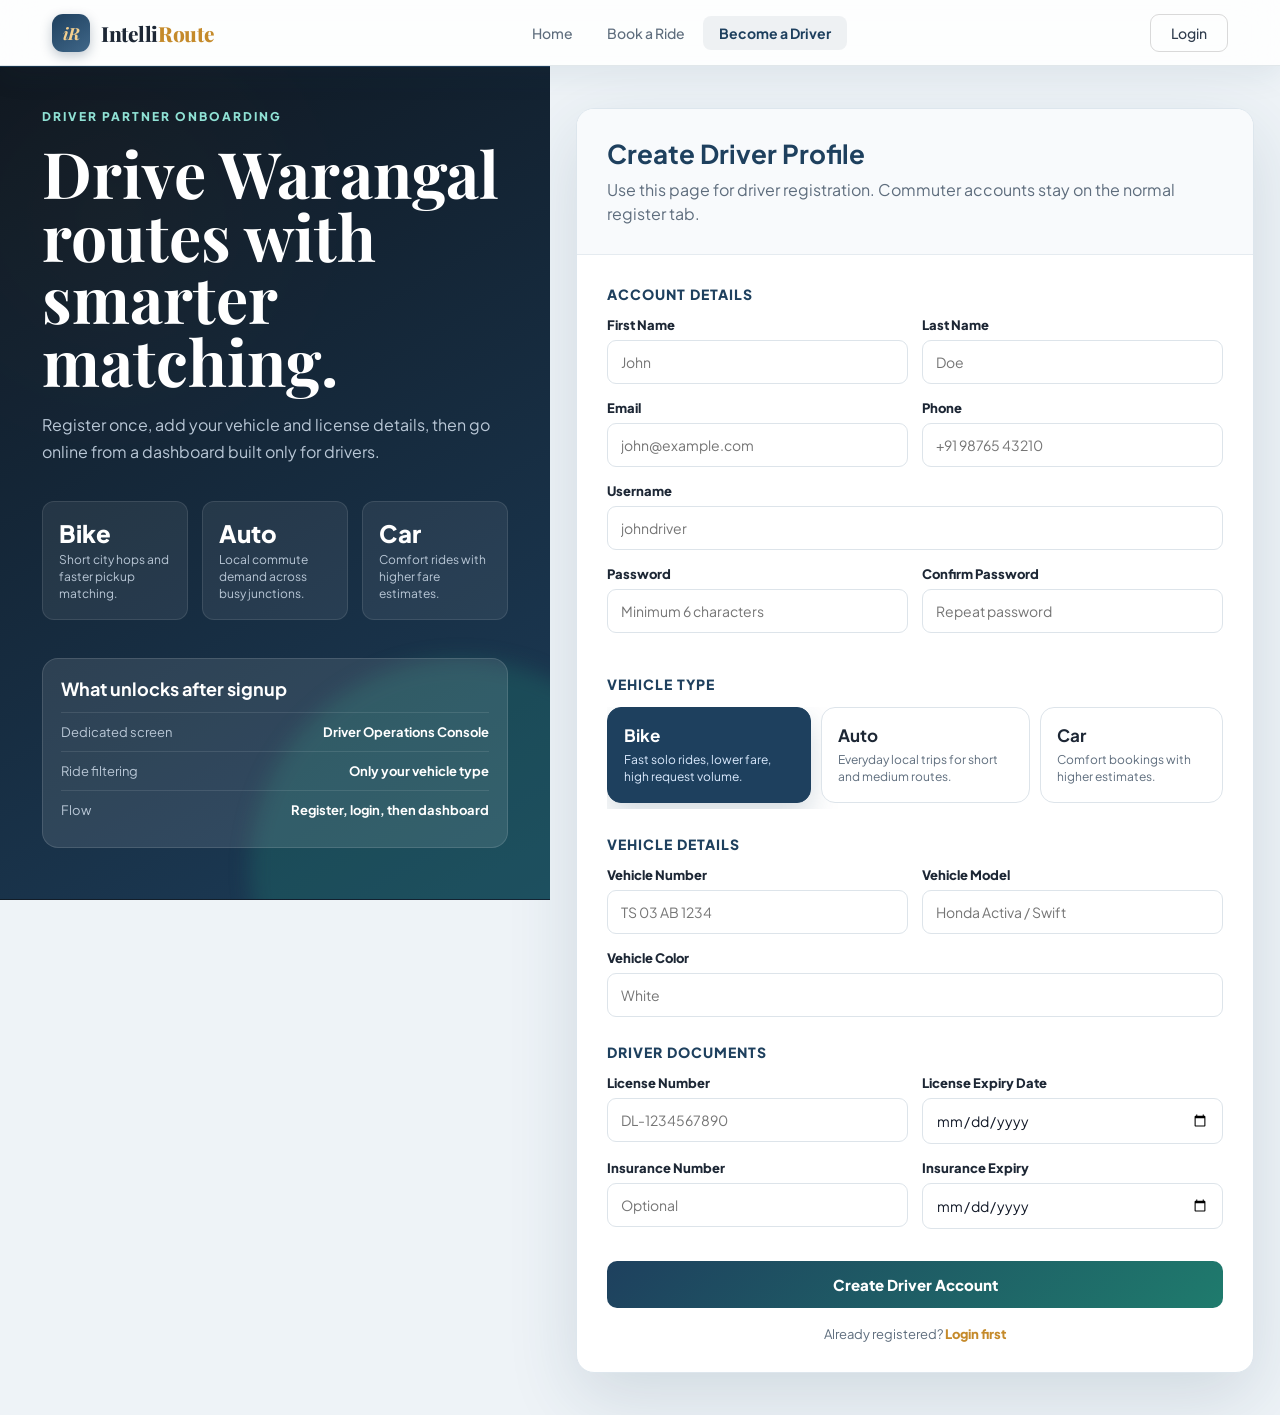
<file: frontend/pages/driver-signup.html>
<!DOCTYPE html>
<html lang="en">
<head>
    <meta charset="UTF-8">
    <meta name="viewport" content="width=device-width, initial-scale=1.0">
    <title>IntelliRoute - Driver Signup</title>
    <link href="https://fonts.googleapis.com/css2?family=Playfair+Display:wght@700;800&family=Plus+Jakarta+Sans:wght@400;500;600;700;800&family=DM+Mono:wght@400;500&display=swap" rel="stylesheet">
    <link rel="stylesheet" href="../styles/styles.css">
    <style>
        body {
            min-height: 100vh;
            background: #EEF3F7;
            color: #1D2735;
        }

        nav {
            box-shadow: 0 10px 30px rgba(30, 64, 94, 0.08);
        }

        .driver-signup-shell {
            display: grid;
            grid-template-columns: minmax(320px, 0.86fr) minmax(0, 1.14fr);
            min-height: calc(100vh - 66px);
        }

        .driver-hero {
            position: sticky;
            top: 66px;
            height: calc(100vh - 66px);
            padding: 42px;
            background:
                linear-gradient(150deg, rgba(15, 23, 32, 0.92), rgba(30, 64, 94, 0.92)),
                radial-gradient(circle at 20% 18%, rgba(197, 138, 42, 0.35), transparent 30%),
                #0F1720;
            color: #ffffff;
            overflow: hidden;
        }

        .driver-hero::after {
            content: "";
            position: absolute;
            inset: auto -120px -180px auto;
            width: 420px;
            height: 420px;
            border-radius: 999px;
            background: rgba(31, 123, 109, 0.32);
            filter: blur(10px);
        }

        .driver-kicker {
            color: #8FE1D4;
            font-size: 12px;
            font-weight: 900;
            letter-spacing: 2px;
            text-transform: uppercase;
        }

        .driver-hero h1 {
            max-width: 520px;
            margin: 18px 0 18px;
            font-family: "Playfair Display", serif;
            font-size: clamp(42px, 5vw, 68px);
            line-height: 0.98;
        }

        .driver-hero p {
            max-width: 460px;
            color: #B9C7D6;
            line-height: 1.7;
            font-size: 16px;
        }

        .driver-proof {
            display: grid;
            grid-template-columns: repeat(3, minmax(0, 1fr));
            gap: 14px;
            max-width: 520px;
            margin-top: 36px;
        }

        .proof-tile {
            border: 1px solid rgba(255, 255, 255, 0.1);
            border-radius: 12px;
            padding: 16px;
            background: rgba(255, 255, 255, 0.07);
        }

        .proof-tile strong {
            display: block;
            color: #ffffff;
            font-size: 24px;
            font-weight: 900;
        }

        .proof-tile span {
            display: block;
            margin-top: 4px;
            color: #B9C7D6;
            font-size: 12px;
            line-height: 1.4;
        }

        .route-card {
            position: relative;
            z-index: 1;
            margin-top: 38px;
            max-width: 520px;
            border-radius: 16px;
            background: rgba(255, 255, 255, 0.1);
            border: 1px solid rgba(255, 255, 255, 0.12);
            padding: 18px;
        }

        .route-card h2 {
            margin: 0 0 12px;
            color: #ffffff;
            font-size: 18px;
        }

        .route-line {
            display: flex;
            justify-content: space-between;
            gap: 14px;
            padding: 11px 0;
            border-top: 1px solid rgba(255, 255, 255, 0.1);
            color: #B9C7D6;
            font-size: 13px;
        }

        .route-line strong {
            color: #ffffff;
            text-align: right;
        }

        .signup-area {
            padding: 42px 26px;
        }

        .signup-card {
            width: min(760px, 100%);
            margin: 0 auto;
            border: 1px solid #DDE6ED;
            border-radius: 18px;
            background: #ffffff;
            box-shadow: 0 24px 70px rgba(30, 64, 94, 0.14);
            overflow: hidden;
        }

        .signup-card-header {
            padding: 28px 30px;
            border-bottom: 1px solid #E5EBF0;
            background: #F8FAFC;
        }

        .signup-card-header h2 {
            margin: 0;
            color: #1E405E;
            font-size: 26px;
        }

        .signup-card-header p {
            margin: 8px 0 0;
            color: #5E6D7D;
            line-height: 1.5;
        }

        form {
            padding: 30px;
        }

        .account-status {
            display: none;
            margin-bottom: 24px;
            padding: 14px 16px;
            border-radius: 12px;
            background: #E7F3EF;
            color: #1F7B6D;
            font-size: 14px;
            font-weight: 800;
        }

        .existing-user .account-status {
            display: block;
        }

        .existing-user #account-section {
            display: none;
        }

        .form-section-title {
            margin: 26px 0 14px;
            color: #1E405E;
            font-size: 14px;
            font-weight: 900;
            letter-spacing: 1px;
            text-transform: uppercase;
        }

        .form-section-title:first-child {
            margin-top: 0;
        }

        .form-row {
            display: grid;
            grid-template-columns: repeat(2, minmax(0, 1fr));
            gap: 14px;
        }

        .form-group {
            margin-bottom: 16px;
        }

        label {
            display: block;
            margin-bottom: 7px;
            color: #1D2735;
            font-size: 13px;
            font-weight: 800;
        }

        input {
            width: 100%;
            border: 1px solid #DDE4EA;
            border-radius: 9px;
            padding: 12px 13px;
            color: #111827;
            font-size: 14px;
        }

        input:focus {
            outline: none;
            border-color: #1F7B6D;
            box-shadow: 0 0 0 3px rgba(31, 123, 109, 0.12);
        }

        .vehicle-scroller {
            display: flex;
            gap: 10px;
            overflow-x: auto;
            padding-bottom: 6px;
            scroll-snap-type: x mandatory;
        }

        .vehicle-option {
            min-width: 178px;
            scroll-snap-align: start;
            border: 1px solid #DDE4EA;
            border-radius: 14px;
            padding: 16px;
            background: #FFFFFF;
            color: #1D2735;
            text-align: left;
            cursor: pointer;
            transition: 0.2s ease;
        }

        .vehicle-option strong {
            display: block;
            font-size: 17px;
        }

        .vehicle-option span {
            display: block;
            margin-top: 6px;
            color: #5E6D7D;
            font-size: 12px;
            line-height: 1.4;
        }

        .vehicle-option.active {
            border-color: #1E405E;
            background: #1E405E;
            color: #ffffff;
            box-shadow: 0 14px 30px rgba(30, 64, 94, 0.18);
        }

        .vehicle-option.active span {
            color: #DBEAFE;
        }

        .message {
            display: none;
            margin-bottom: 18px;
            padding: 12px 14px;
            border-radius: 10px;
            font-size: 13px;
            font-weight: 800;
        }

        .message.show {
            display: block;
        }

        .message.error {
            background: #FDECEC;
            color: #C93636;
        }

        .message.success {
            background: #E5F5ED;
            color: #1A7F5A;
        }

        .submit-btn {
            width: 100%;
            margin-top: 16px;
            border: 0;
            border-radius: 10px;
            padding: 14px 16px;
            background: linear-gradient(135deg, #1E405E 0%, #1F7B6D 100%);
            color: #ffffff;
            font-weight: 900;
            font-size: 15px;
            cursor: pointer;
        }

        .submit-btn:disabled {
            opacity: 0.6;
            cursor: not-allowed;
        }

        .login-link {
            margin-top: 18px;
            text-align: center;
            color: #5E6D7D;
            font-size: 13px;
        }

        .login-link a {
            color: #C58A2A;
            font-weight: 900;
            cursor: pointer;
        }

        @media (max-width: 1040px) {
            .driver-signup-shell {
                grid-template-columns: 1fr;
            }

            .driver-hero {
                position: relative;
                top: 0;
                height: auto;
            }
        }

        @media (max-width: 720px) {
            nav {
                padding: 0 18px;
            }

            .driver-hero,
            .signup-area {
                padding: 26px 18px;
            }

            .driver-proof,
            .form-row {
                grid-template-columns: 1fr;
            }

            form,
            .signup-card-header {
                padding: 22px;
            }
        }
    </style>
</head>
<body data-page="driver-signup">

<nav>
    <div class="nav-logo" onclick="window.location.href='/'">
        <div class="nl-mark">iR</div>
        <span class="nl-name">Intelli<span>Route</span></span>
    </div>
    <div class="nav-links">
        <button onclick="window.location.href='/'">Home</button>
        <button onclick="window.location.href='/pages/book-v2.html'">Book a Ride</button>
        <button class="active">Become a Driver</button>
    </div>
    <div class="nav-cta">
        <button class="btn-outline-sm" onclick="window.location.href='/pages/login-v2.html'">Login</button>
    </div>
</nav>

<main class="driver-signup-shell">
    <aside class="driver-hero">
        <div class="driver-kicker">Driver partner onboarding</div>
        <h1>Drive Warangal routes with smarter matching.</h1>
        <p>Register once, add your vehicle and license details, then go online from a dashboard built only for drivers.</p>

        <div class="driver-proof">
            <div class="proof-tile"><strong>Bike</strong><span>Short city hops and faster pickup matching.</span></div>
            <div class="proof-tile"><strong>Auto</strong><span>Local commute demand across busy junctions.</span></div>
            <div class="proof-tile"><strong>Car</strong><span>Comfort rides with higher fare estimates.</span></div>
        </div>

        <div class="route-card">
            <h2>What unlocks after signup</h2>
            <div class="route-line"><span>Dedicated screen</span><strong>Driver Operations Console</strong></div>
            <div class="route-line"><span>Ride filtering</span><strong>Only your vehicle type</strong></div>
            <div class="route-line"><span>Flow</span><strong>Register, login, then dashboard</strong></div>
        </div>
    </aside>

    <section class="signup-area">
        <div class="signup-card">
            <div class="signup-card-header">
                <h2>Create Driver Profile</h2>
                <p id="signup-subtitle">Use this page for driver registration. Commuter accounts stay on the normal register tab.</p>
            </div>

            <form id="driver-signup-form">
                <div class="message success" id="signup-success">Driver profile created. Opening dashboard...</div>
                <div class="message error" id="signup-error"></div>
                <div class="account-status" id="account-status"></div>

                <section id="account-section">
                    <div class="form-section-title">Account Details</div>
                    <div class="form-row">
                        <div class="form-group">
                            <label for="first_name">First Name</label>
                            <input type="text" id="first_name" required placeholder="John">
                        </div>
                        <div class="form-group">
                            <label for="last_name">Last Name</label>
                            <input type="text" id="last_name" required placeholder="Doe">
                        </div>
                    </div>
                    <div class="form-row">
                        <div class="form-group">
                            <label for="email">Email</label>
                            <input type="email" id="email" required placeholder="john@example.com">
                        </div>
                        <div class="form-group">
                            <label for="phone">Phone</label>
                            <input type="tel" id="phone" required placeholder="+91 98765 43210">
                        </div>
                    </div>
                    <div class="form-group">
                        <label for="username">Username</label>
                        <input type="text" id="username" required placeholder="johndriver">
                    </div>
                    <div class="form-row">
                        <div class="form-group">
                            <label for="password">Password</label>
                            <input type="password" id="password" required minlength="6" placeholder="Minimum 6 characters">
                        </div>
                        <div class="form-group">
                            <label for="confirm_password">Confirm Password</label>
                            <input type="password" id="confirm_password" required placeholder="Repeat password">
                        </div>
                    </div>
                </section>

                <div class="form-section-title">Vehicle Type</div>
                <input type="hidden" id="vehicle_type" value="bike">
                <div class="vehicle-scroller" id="vehicle-scroller">
                    <button type="button" class="vehicle-option active" data-vehicle="bike" onclick="selectVehicle('bike')">
                        <strong>Bike</strong>
                        <span>Fast solo rides, lower fare, high request volume.</span>
                    </button>
                    <button type="button" class="vehicle-option" data-vehicle="auto" onclick="selectVehicle('auto')">
                        <strong>Auto</strong>
                        <span>Everyday local trips for short and medium routes.</span>
                    </button>
                    <button type="button" class="vehicle-option" data-vehicle="car" onclick="selectVehicle('car')">
                        <strong>Car</strong>
                        <span>Comfort bookings with higher estimates.</span>
                    </button>
                </div>

                <div class="form-section-title">Vehicle Details</div>
                <div class="form-row">
                    <div class="form-group">
                        <label for="vehicle_number">Vehicle Number</label>
                        <input type="text" id="vehicle_number" required placeholder="TS 03 AB 1234">
                    </div>
                    <div class="form-group">
                        <label for="vehicle_model">Vehicle Model</label>
                        <input type="text" id="vehicle_model" required placeholder="Honda Activa / Swift">
                    </div>
                </div>
                <div class="form-group">
                    <label for="vehicle_color">Vehicle Color</label>
                    <input type="text" id="vehicle_color" required placeholder="White">
                </div>

                <div class="form-section-title">Driver Documents</div>
                <div class="form-row">
                    <div class="form-group">
                        <label for="license_number">License Number</label>
                        <input type="text" id="license_number" required placeholder="DL-1234567890">
                    </div>
                    <div class="form-group">
                        <label for="license_expiry">License Expiry Date</label>
                        <input type="date" id="license_expiry" required>
                    </div>
                </div>
                <div class="form-row">
                    <div class="form-group">
                        <label for="insurance_number">Insurance Number</label>
                        <input type="text" id="insurance_number" placeholder="Optional">
                    </div>
                    <div class="form-group">
                        <label for="insurance_expiry">Insurance Expiry</label>
                        <input type="date" id="insurance_expiry">
                    </div>
                </div>

                <button type="submit" class="submit-btn" id="submit-btn">Create Driver Account</button>
                <div class="login-link" id="login-link">
                    Already registered? <a onclick="window.location.href='/pages/login-v2.html'">Login first</a>
                </div>
            </form>
        </div>
    </section>
</main>

<script src="../js/app-state.js"></script>
<script src="../js/auth-guard.js"></script>
<script src="../js/api-v2.js"></script>
<script>
let existingUserMode = false;

function setMessage(id, text) {
    const element = document.getElementById(id);
    element.textContent = text || '';
    element.classList.toggle('show', Boolean(text));
}

function selectVehicle(type) {
    document.getElementById('vehicle_type').value = type;
    document.querySelectorAll('.vehicle-option').forEach(button => {
        button.classList.toggle('active', button.dataset.vehicle === type);
    });
}

function setAccountFieldsEnabled(enabled) {
    document.querySelectorAll('#account-section input').forEach(input => {
        input.disabled = !enabled;
    });
}

async function initDriverSignup() {
    if (!AppState.isLoggedIn()) {
        setAccountFieldsEnabled(true);
        return;
    }

    const driverProfile = await getDriverProfile();
    if (driverProfile) {
        window.location.href = '/pages/driver-dashboard.html';
        return;
    }

    existingUserMode = true;
    document.body.classList.add('existing-user');
    setAccountFieldsEnabled(false);

    const user = AppState.getUser();
    const displayName = user ? (user.first_name || user.username || 'your current account') : 'your current account';
    document.getElementById('account-status').textContent = `Adding driver profile for ${displayName}. Your login account is already created.`;
    document.getElementById('signup-subtitle').textContent = 'You are logged in. Add vehicle and document details to unlock the driver dashboard.';
    document.getElementById('submit-btn').textContent = 'Create Driver Profile';
    document.getElementById('login-link').style.display = 'none';
}

function buildDriverPayload() {
    const licenseExpiry = document.getElementById('license_expiry').value;
    const insuranceExpiry = document.getElementById('insurance_expiry').value;

    return {
        vehicle_type: document.getElementById('vehicle_type').value,
        vehicle_number: document.getElementById('vehicle_number').value.trim(),
        vehicle_model: document.getElementById('vehicle_model').value.trim(),
        vehicle_color: document.getElementById('vehicle_color').value.trim() || 'White',
        license_number: document.getElementById('license_number').value.trim(),
        license_expiry: licenseExpiry ? `${licenseExpiry}T00:00:00` : null,
        insurance_number: document.getElementById('insurance_number').value.trim() || null,
        insurance_expiry: insuranceExpiry ? `${insuranceExpiry}T00:00:00` : null
    };
}

function validateNewAccount() {
    if (existingUserMode) return true;

    const password = document.getElementById('password').value;
    const confirm = document.getElementById('confirm_password').value;
    if (password !== confirm) {
        setMessage('signup-error', 'Passwords do not match.');
        return false;
    }
    if (password.length < 6) {
        setMessage('signup-error', 'Password must be at least 6 characters.');
        return false;
    }
    return true;
}

document.getElementById('driver-signup-form').addEventListener('submit', async (event) => {
    event.preventDefault();

    if (!validateNewAccount()) return;

    const submitBtn = document.getElementById('submit-btn');
    submitBtn.disabled = true;
    setMessage('signup-error', '');
    setMessage('signup-success', '');

    try {
        if (!existingUserMode) {
            await registerUser({
                username: document.getElementById('username').value.trim(),
                email: document.getElementById('email').value.trim(),
                phone: document.getElementById('phone').value.trim(),
                first_name: document.getElementById('first_name').value.trim(),
                last_name: document.getElementById('last_name').value.trim(),
                password: document.getElementById('password').value
            });
        }

        await registerDriver(buildDriverPayload());
        setMessage('signup-success', 'Driver profile created. Opening dashboard...');
        setTimeout(() => {
            window.location.href = '/pages/driver-dashboard.html';
        }, 700);
    } catch (error) {
        setMessage('signup-error', error.message);
        submitBtn.disabled = false;
    }
});

document.addEventListener('DOMContentLoaded', initDriverSignup);
</script>

</body>
</html>
</file>
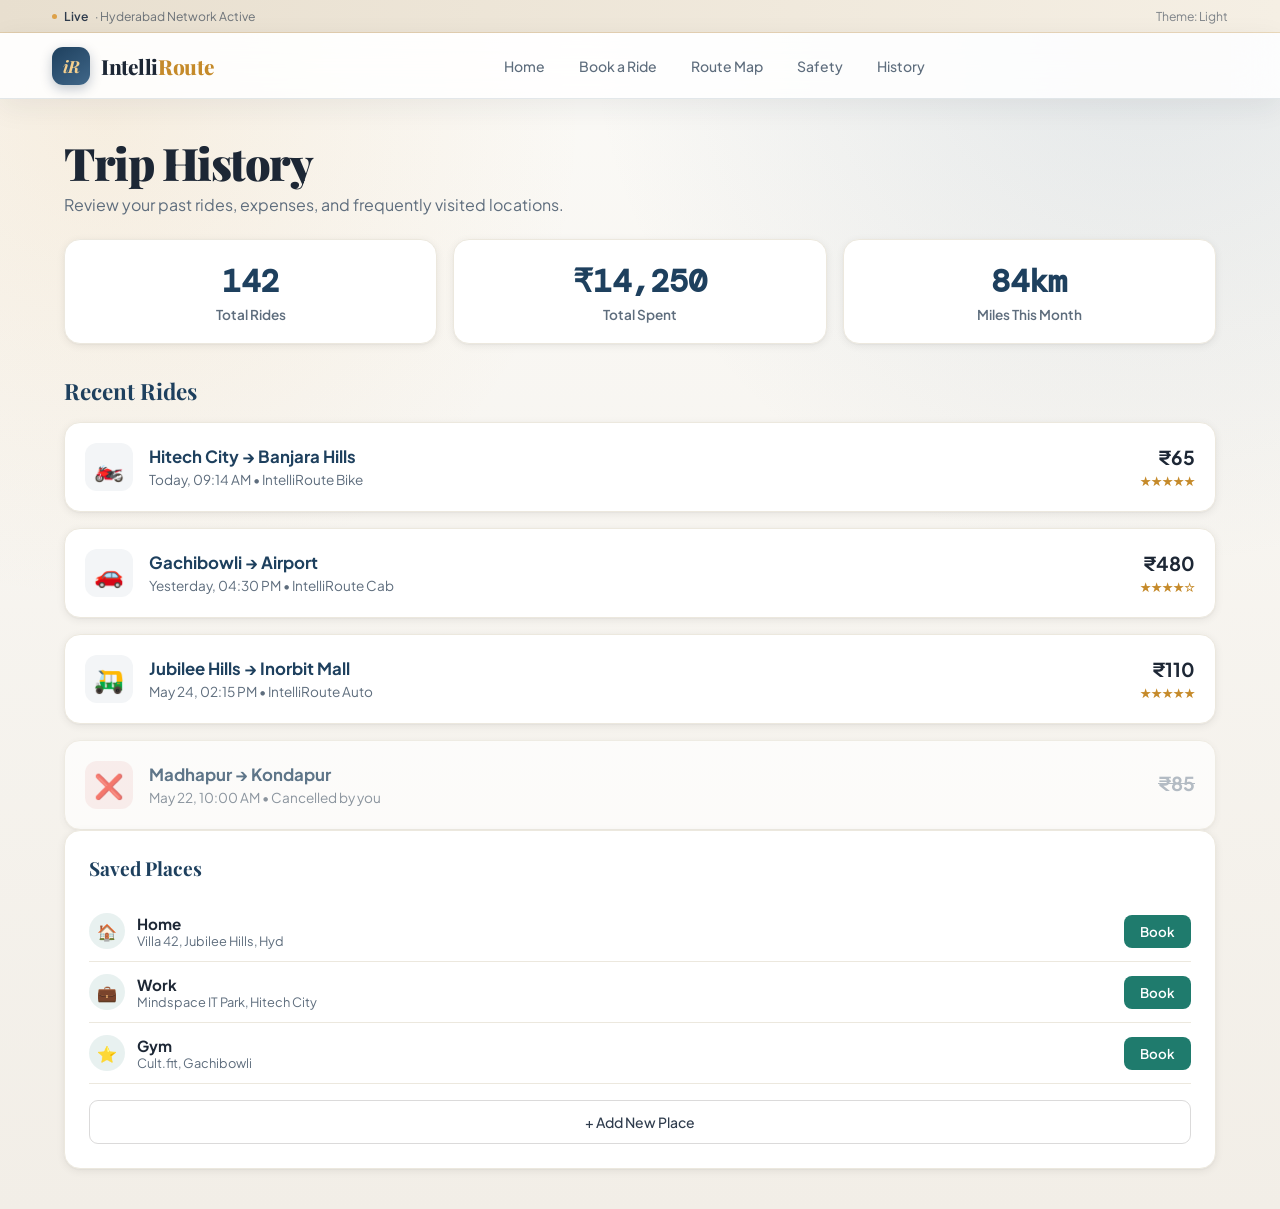
<file: frontend/pages/history.html>
<!DOCTYPE html>
<html lang="en">
<head>
<meta charset="UTF-8"/>
<meta name="viewport" content="width=device-width, initial-scale=1.0"/>
<title>IntelliRoute - Trip History</title>
<link href="https://fonts.googleapis.com/css2?family=Playfair+Display:ital,wght@0,700;0,800;0,900;1,700;1,800&family=Plus+Jakarta+Sans:wght@300;400;500;600;700&family=DM+Mono:wght@400;500;700&display=swap" rel="stylesheet"/>
<link rel="stylesheet" href="../styles/styles.css"/>
<style>
  .history-container {
    padding: 40px 24px;
    max-width: 1200px;
    margin: 0 auto;
    display: grid;
    grid-template-columns: 1fr 350px;
    gap: 32px;
  }
  @media (max-width: 900px) {
    .history-container {
      grid-template-columns: 1fr;
    }
  }

  .stat-grid {
    display: grid;
    grid-template-columns: repeat(3, 1fr);
    gap: 16px;
    margin-bottom: 32px;
  }
  .stat-card {
    background: var(--c-surface, #fff);
    border: 1px solid var(--c-bg2, #eef2f6);
    border-radius: 16px;
    padding: 20px;
    text-align: center;
    box-shadow: var(--sh-sm);
  }
  body.dark-mode .stat-card {
    background: #1e1e1e;
    border-color: #333;
  }
  .stat-value {
    font-size: 2rem;
    font-weight: 700;
    color: var(--c-navy);
    font-family: 'DM Mono', monospace;
    margin-bottom: 4px;
  }
  body.dark-mode .stat-value { color: #fff; }
  .stat-label {
    font-size: 0.85rem;
    color: var(--c-ink3);
    font-weight: 600;
  }

  .ride-list {
    display: flex;
    flex-direction: column;
    gap: 16px;
  }
  .ride-card {
    display: flex;
    justify-content: space-between;
    align-items: center;
    background: var(--c-surface, #fff);
    border: 1px solid var(--c-bg2, #eef2f6);
    border-radius: 16px;
    padding: 20px;
    box-shadow: var(--sh-sm);
    transition: all 0.2s;
  }
  body.dark-mode .ride-card {
    background: #1e1e1e;
    border-color: #333;
  }
  .ride-card:hover {
    transform: translateY(-2px);
    box-shadow: var(--sh-md);
    border-color: var(--c-teal);
  }
  .ride-info {
    display: flex;
    gap: 16px;
    align-items: center;
  }
  .ride-icon {
    width: 48px;
    height: 48px;
    border-radius: 12px;
    background: rgba(30, 64, 94, 0.05);
    display: flex;
    align-items: center;
    justify-content: center;
    font-size: 1.5rem;
  }
  body.dark-mode .ride-icon { background: rgba(255,255,255,0.05); }
  .ride-route {
    font-weight: 700;
    font-size: 1.05rem;
    margin-bottom: 4px;
    color: var(--c-navy);
  }
  body.dark-mode .ride-route { color: #fff; }
  .ride-meta {
    font-size: 0.85rem;
    color: var(--c-ink3);
  }
  .ride-fare-block {
    text-align: right;
  }
  .ride-fare {
    font-size: 1.2rem;
    font-weight: 700;
    color: var(--c-ink);
    margin-bottom: 4px;
  }
  body.dark-mode .ride-fare { color: #fff; }
  .ride-rating {
    font-size: 0.8rem;
    color: var(--c-gold);
  }

  .saved-places {
    background: var(--c-surface, #fff);
    border: 1px solid var(--c-bg2, #eef2f6);
    border-radius: 16px;
    padding: 24px;
    box-shadow: var(--sh-sm);
    position: sticky;
    top: 100px;
  }
  body.dark-mode .saved-places {
    background: #1e1e1e;
    border-color: #333;
  }
  .sp-item {
    display: flex;
    align-items: center;
    gap: 12px;
    padding: 12px 0;
    border-bottom: 1px solid var(--c-bg2, #eef2f6);
  }
  body.dark-mode .sp-item { border-bottom-color: #333; }
  .sp-item:last-child { border-bottom: none; }
  .sp-icon {
    width: 36px;
    height: 36px;
    border-radius: 50%;
    background: rgba(31, 123, 109, 0.1);
    color: var(--c-teal);
    display: flex;
    align-items: center;
    justify-content: center;
  }
  .sp-title { font-weight: 700; font-size: 0.95rem; }
  body.dark-mode .sp-title { color: #fff; }
  .sp-desc { font-size: 0.8rem; color: var(--c-ink3); }

  .btn-rebook {
    padding: 8px 16px;
    background: var(--c-teal);
    color: white;
    border: none;
    border-radius: 8px;
    font-weight: 600;
    cursor: pointer;
    transition: opacity 0.2s;
  }
  .btn-rebook:hover { opacity: 0.9; }
</style>
</head>
<body data-page="history">

<!-- TOPBAR -->
<div class="topbar">
  <div class="tb-left">
    <span class="tb-item"><div class="tb-dot"></div><b>Live</b> · Hyderabad Network Active</span>
  </div>
  <span class="tb-right" style="cursor:default;">Theme: Light</span>
</div>

<!-- NAV -->
<nav>
  <div class="nav-logo" onclick="showPage('home')">
    <div class="nl-mark">iR</div>
    <span class="nl-name">Intelli<span>Route</span></span>
  </div>
  <div class="nav-links">
    <button onclick="showPage('home',this)">Home</button>
    <button onclick="showPage('book',this)">Book a Ride</button>
    <button onclick="showPage('map',this)">Route Map</button>
    <button onclick="showPage('safety',this)">Safety</button>
    <button class="active" onclick="window.location.reload()">History</button>
  </div>
  <div class="nav-user" id="nav-user" style="display:flex;align-items:center;gap:10px;margin-left:12px;">
    <span id="user-name" style="font-weight:700;display:none;"></span>
    <button id="btn-logout" data-action="logout" style="display:none;" class="btn-outline-sm">Logout</button>
  </div>
</nav>

<div class="history-container page active" id="page-history" style="opacity:1;">
  
  <div class="history-main">
    <h2 class="s-h1" style="margin-bottom: 8px;">Trip History</h2>
    <p style="color: var(--c-ink3); margin-bottom: 24px;">Review your past rides, expenses, and frequently visited locations.</p>

    <!-- Stats -->
    <div class="stat-grid">
      <div class="stat-card">
        <div class="stat-value">142</div>
        <div class="stat-label">Total Rides</div>
      </div>
      <div class="stat-card">
        <div class="stat-value">₹14,250</div>
        <div class="stat-label">Total Spent</div>
      </div>
      <div class="stat-card">
        <div class="stat-value">84km</div>
        <div class="stat-label">Miles This Month</div>
      </div>
    </div>

    <!-- Recent Rides -->
    <h3 style="font-family: 'Playfair Display', serif; font-size: 1.4rem; margin-bottom: 16px; color: var(--c-navy);">Recent Rides</h3>
    
    <div class="ride-list">
      <!-- Ride 1 -->
      <div class="ride-card">
        <div class="ride-info">
          <div class="ride-icon">🏍️</div>
          <div>
            <div class="ride-route">Hitech City → Banjara Hills</div>
            <div class="ride-meta">Today, 09:14 AM • IntelliRoute Bike</div>
          </div>
        </div>
        <div class="ride-fare-block">
          <div class="ride-fare">₹65</div>
          <div class="ride-rating">★★★★★</div>
        </div>
      </div>

      <!-- Ride 2 -->
      <div class="ride-card">
        <div class="ride-info">
          <div class="ride-icon">🚗</div>
          <div>
            <div class="ride-route">Gachibowli → Airport</div>
            <div class="ride-meta">Yesterday, 04:30 PM • IntelliRoute Cab</div>
          </div>
        </div>
        <div class="ride-fare-block">
          <div class="ride-fare">₹480</div>
          <div class="ride-rating">★★★★☆</div>
        </div>
      </div>

      <!-- Ride 3 -->
      <div class="ride-card">
        <div class="ride-info">
          <div class="ride-icon">🛺</div>
          <div>
            <div class="ride-route">Jubilee Hills → Inorbit Mall</div>
            <div class="ride-meta">May 24, 02:15 PM • IntelliRoute Auto</div>
          </div>
        </div>
        <div class="ride-fare-block">
          <div class="ride-fare">₹110</div>
          <div class="ride-rating">★★★★★</div>
        </div>
      </div>

      <!-- Ride 4 -->
      <div class="ride-card" style="opacity: 0.7;">
        <div class="ride-info">
          <div class="ride-icon" style="background: rgba(201, 54, 54, 0.1);">❌</div>
          <div>
            <div class="ride-route">Madhapur → Kondapur</div>
            <div class="ride-meta">May 22, 10:00 AM • Cancelled by you</div>
          </div>
        </div>
        <div class="ride-fare-block">
          <div class="ride-fare" style="text-decoration: line-through; color: var(--c-ink4);">₹85</div>
        </div>
      </div>

    </div>
  </div>

  <div class="history-sidebar">
    <div class="saved-places">
      <h3 style="font-family: 'Playfair Display', serif; font-size: 1.2rem; margin-bottom: 20px; color: var(--c-navy);">Saved Places</h3>
      
      <div class="sp-item">
        <div class="sp-icon">🏠</div>
        <div style="flex: 1;">
          <div class="sp-title">Home</div>
          <div class="sp-desc">Villa 42, Jubilee Hills, Hyd</div>
        </div>
        <button class="btn-rebook" onclick="showPage('book')">Book</button>
      </div>

      <div class="sp-item">
        <div class="sp-icon">💼</div>
        <div style="flex: 1;">
          <div class="sp-title">Work</div>
          <div class="sp-desc">Mindspace IT Park, Hitech City</div>
        </div>
        <button class="btn-rebook" onclick="showPage('book')">Book</button>
      </div>

      <div class="sp-item">
        <div class="sp-icon">⭐</div>
        <div style="flex: 1;">
          <div class="sp-title">Gym</div>
          <div class="sp-desc">Cult.fit, Gachibowli</div>
        </div>
        <button class="btn-rebook" onclick="showPage('book')">Book</button>
      </div>

      <button class="btn-outline-sm" style="width: 100%; margin-top: 16px; padding: 12px;">+ Add New Place</button>
    </div>
  </div>

</div>

<!-- Scripts -->
<script src="../js/api.js"></script>
<script src="../js/auth-guard.js"></script>
<script>
  document.addEventListener('DOMContentLoaded', () => {
    loadUserInfo();
    setupLogoutButton();
  });
</script>
<script src="../js/script.js"></script>
</body>
</html>
</file>
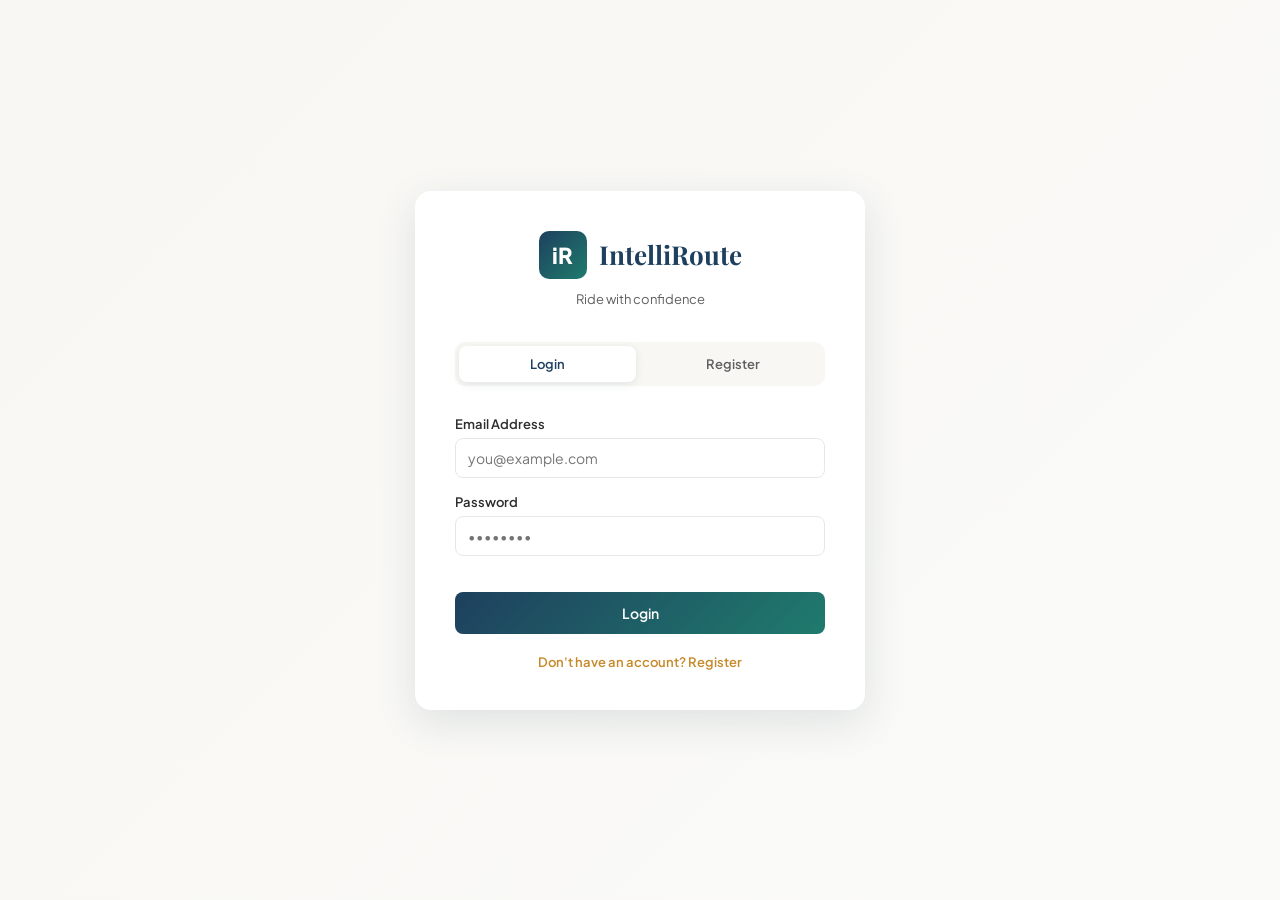
<file: frontend/pages/login-v2.html>
<!DOCTYPE html>
<html lang="en">
<head>
    <meta charset="UTF-8">
    <meta name="viewport" content="width=device-width, initial-scale=1.0">
    <meta http-equiv="Cache-Control" content="no-store, no-cache, must-revalidate">
    <meta http-equiv="Pragma" content="no-cache">
    <meta http-equiv="Expires" content="0">
    <title>IntelliRoute - Login / Register</title>
    <link href="https://fonts.googleapis.com/css2?family=Playfair+Display:wght@700&family=Plus+Jakarta+Sans:wght@400;500;600;700&display=swap" rel="stylesheet">
    <link rel="stylesheet" href="../styles/styles.css"/>
    <style>
        body {
            background: linear-gradient(135deg, #F8F7F3 0%, #FAFAF8 100%);
            min-height: 100vh;
            display: flex;
            align-items: center;
            justify-content: center;
            padding: 20px;
        }

        .auth-container {
            width: 100%;
            max-width: 450px;
            background: white;
            border-radius: 16px;
            padding: 40px;
            box-shadow: 0 12px 40px rgba(30, 64, 94, 0.12);
        }

        .logo-section {
            text-align: center;
            margin-bottom: 35px;
        }

        .logo {
            display: flex;
            align-items: center;
            justify-content: center;
            gap: 12px;
            margin-bottom: 12px;
        }

        .logo-mark {
            width: 48px;
            height: 48px;
            background: linear-gradient(135deg, #1E405E 0%, #1F7B6D 100%);
            border-radius: 10px;
            display: flex;
            align-items: center;
            justify-content: center;
            font-weight: 800;
            color: white;
            font-size: 22px;
        }

        .logo-text {
            font-size: 26px;
            font-weight: 700;
            color: #1E405E;
            font-family: 'Playfair Display', serif;
        }

        .auth-subtitle {
            color: #5F5F5F;
            font-size: 13px;
            margin-top: 8px;
        }

        .tab-buttons {
            display: flex;
            gap: 8px;
            margin-bottom: 30px;
            background: #F8F7F3;
            padding: 4px;
            border-radius: 10px;
        }

        .tab-btn {
            flex: 1;
            padding: 10px 16px;
            border: none;
            background: transparent;
            cursor: pointer;
            font-weight: 600;
            color: #5F5F5F;
            border-radius: 8px;
            transition: all 0.3s ease;
            font-size: 13px;
        }

        .tab-btn.active {
            background: white;
            color: #1E405E;
            box-shadow: 0 2px 8px rgba(30, 64, 94, 0.1);
        }

        .role-label {
            display: flex;
            align-items: center;
            justify-content: space-between;
            gap: 12px;
            margin-bottom: 8px;
        }

        .role-hint {
            color: #5F5F5F;
            font-size: 12px;
            font-weight: 600;
        }

        .role-switch {
            position: relative;
            display: grid;
            grid-template-columns: 1fr 1fr;
            gap: 0;
            padding: 5px;
            margin-bottom: 16px;
            border: 1px solid #E1E7EC;
            border-radius: 999px;
            background: #EEF3F7;
            overflow: hidden;
        }

        .role-slider {
            position: absolute;
            top: 5px;
            left: 5px;
            width: calc(50% - 5px);
            height: calc(100% - 10px);
            border-radius: 999px;
            background: linear-gradient(135deg, #1E405E 0%, #1F7B6D 100%);
            box-shadow: 0 6px 16px rgba(30, 64, 94, 0.2);
            transition: transform 0.25s ease;
        }

        .role-switch.driver .role-slider {
            transform: translateX(100%);
        }

        .role-option {
            position: relative;
            z-index: 1;
            border: 0;
            border-radius: 999px;
            background: transparent;
            padding: 10px 12px;
            color: #5F5F5F;
            font-weight: 800;
            cursor: pointer;
            transition: color 0.2s ease;
        }

        .role-option.active {
            color: #ffffff;
        }

        .driver-route-card {
            display: none;
            margin: 4px 0 18px;
            padding: 16px;
            border: 1px solid #CDE8E1;
            border-radius: 12px;
            background: #F0FAF7;
        }

        .driver-route-card.show {
            display: block;
        }

        .driver-route-card h3 {
            margin: 0 0 7px;
            color: #1E405E;
            font-size: 16px;
        }

        .driver-route-card p {
            margin: 0 0 12px;
            color: #5F5F5F;
            font-size: 13px;
            line-height: 1.5;
        }

        .driver-route-card button {
            width: 100%;
            border: 0;
            border-radius: 8px;
            padding: 11px 12px;
            background: #1E405E;
            color: #ffffff;
            font-weight: 800;
            cursor: pointer;
        }

        .form-group {
            margin-bottom: 16px;
        }

        label {
            display: block;
            font-weight: 600;
            font-size: 13px;
            margin-bottom: 6px;
            color: #2D2D2D;
        }

        input, select {
            width: 100%;
            padding: 10px 12px;
            border: 1px solid #E8E7E3;
            border-radius: 8px;
            font-family: 'Plus Jakarta Sans', sans-serif;
            font-size: 14px;
            transition: border-color 0.3s ease;
        }

        input:focus {
            outline: none;
            border-color: #C58A2A;
            box-shadow: 0 0 0 3px rgba(197, 138, 42, 0.1);
        }

        .form-row {
            display: grid;
            grid-template-columns: 1fr 1fr;
            gap: 12px;
        }

        .form-row input {
            width: 100%;
        }

        .error-message {
            color: #DC3545;
            font-size: 12px;
            margin-top: 4px;
            display: none;
        }

        .error-message.show {
            display: block;
        }

        .loading {
            display: none;
            text-align: center;
            padding: 20px;
        }

        .spinner {
            border: 3px solid #F8F7F3;
            border-top: 3px solid #C58A2A;
            border-radius: 50%;
            width: 30px;
            height: 30px;
            animation: spin 1s linear infinite;
            margin: 0 auto 10px;
        }

        @keyframes spin {
            0% { transform: rotate(0deg); }
            100% { transform: rotate(360deg); }
        }

        .submit-btn {
            width: 100%;
            padding: 12px;
            background: linear-gradient(135deg, #1E405E 0%, #1F7B6D 100%);
            color: white;
            border: none;
            border-radius: 8px;
            font-weight: 600;
            font-size: 14px;
            cursor: pointer;
            transition: all 0.3s ease;
            margin-top: 20px;
        }

        .submit-btn:hover {
            transform: translateY(-2px);
            box-shadow: 0 8px 20px rgba(30, 64, 94, 0.2);
        }

        .submit-btn:disabled {
            opacity: 0.6;
            cursor: not-allowed;
        }

        .form-footer {
            text-align: center;
            margin-top: 20px;
            font-size: 13px;
            color: #5F5F5F;
        }

        .form-footer a {
            color: #C58A2A;
            text-decoration: none;
            font-weight: 600;
            cursor: pointer;
        }

        .form-footer a:hover {
            text-decoration: underline;
        }

        .hidden {
            display: none;
        }

        .success-message {
            background: #D4EDDA;
            color: #155724;
            padding: 12px;
            border-radius: 8px;
            margin-bottom: 20px;
            font-size: 13px;
            display: none;
        }

        .success-message.show {
            display: block;
        }
    </style>
</head>
<body>

<div class="auth-container">
    <!-- Logo -->
    <div class="logo-section">
        <div class="logo">
            <div class="logo-mark">iR</div>
            <div class="logo-text">IntelliRoute</div>
        </div>
        <div class="auth-subtitle">Ride with confidence</div>
    </div>

    <!-- Tab Buttons -->
    <div class="tab-buttons">
        <button class="tab-btn active" onclick="switchTab('login')">Login</button>
        <button class="tab-btn" onclick="switchTab('register')">Register</button>
    </div>

    <!-- LOGIN FORM -->
    <form id="login-form" class="auth-form">
        <div class="success-message" id="login-success">✅ Logged in! Redirecting...</div>
        <div class="error-message" id="login-error"></div>
        
        <div class="form-group">
            <label>Email Address</label>
            <input type="email" id="login-email" required placeholder="you@example.com">
        </div>

        <div class="form-group">
            <label>Password</label>
            <input type="password" id="login-password" required placeholder="••••••••">
        </div>

        <button type="submit" class="submit-btn" id="login-submit">Login</button>
        
        <div class="form-footer">
            <a onclick="switchTab('register')">Don't have an account? Register</a>
        </div>

        <div class="loading" id="login-loading">
            <div class="spinner"></div>
            <p>Logging in...</p>
        </div>
    </form>

    <!-- REGISTER FORM -->
    <form id="register-form" class="auth-form hidden">
        <div class="error-message" id="register-error"></div>

        <div class="form-group">
            <div class="role-label">
                <label>Register As</label>
                <span class="role-hint">Slide to choose account type</span>
            </div>
            <div class="role-switch" id="register-role-switch">
                <span class="role-slider"></span>
                <button type="button" class="role-option active" data-role="commuter" onclick="setRegisterRole('commuter')">Commuter</button>
                <button type="button" class="role-option" data-role="driver" onclick="setRegisterRole('driver')">Driver</button>
            </div>
            <div class="driver-route-card" id="driver-route-card">
                <h3>Driver registration has its own page</h3>
                <p>Drivers need vehicle and license details, so this continues in the dedicated driver signup flow.</p>
                <button type="button" onclick="window.location.href='/pages/driver-signup.html'">Continue to Driver Signup</button>
            </div>
        </div>

        <div id="commuter-register-fields">
            <div class="form-row">
                <div class="form-group">
                    <label>First Name</label>
                    <input type="text" id="register-first-name" required placeholder="John">
                </div>
                <div class="form-group">
                    <label>Last Name</label>
                    <input type="text" id="register-last-name" required placeholder="Doe">
                </div>
            </div>

            <div class="form-group">
                <label>Email Address</label>
                <input type="email" id="register-email" required placeholder="you@example.com">
            </div>

            <div class="form-group">
                <label>Phone Number</label>
                <input type="tel" id="register-phone" required placeholder="+91 98765 43210">
            </div>

            <div class="form-group">
                <label>Username</label>
                <input type="text" id="register-username" required placeholder="johndoe">
            </div>

            <div class="form-group">
                <label>Password</label>
                <input type="password" id="register-password" required placeholder="••••••••" minlength="6">
            </div>

            <div class="form-group">
                <label>Confirm Password</label>
                <input type="password" id="register-confirm" required placeholder="••••••••">
            </div>
        </div>

        <button type="submit" class="submit-btn" id="register-submit">Create Commuter Account</button>

        <div class="form-footer">
            <a onclick="switchTab('login')">Already have an account? Login</a>
        </div>

        <div class="loading" id="register-loading">
            <div class="spinner"></div>
            <p>Creating account...</p>
        </div>
    </form>
</div>

<script src="../js/app-state.js"></script>
<script src="../js/auth-guard.js"></script>
<script src="../js/api-v2.js"></script>

<script>
const initialParams = new URLSearchParams(window.location.search);
const requestedTab = initialParams.get('tab');
const requestedRole = initialParams.get('role');
const wantsRegisterSetup = requestedTab === 'register' || requestedRole === 'driver' || requestedRole === 'commuter';

// Check if already logged in
if (AppState.isLoggedIn()) {
    if (requestedRole === 'driver') {
        window.location.href = '/pages/driver-signup.html';
    } else if (!wantsRegisterSetup) {
        routeAfterLogin();
    }
}

async function routeAfterLogin() {
    const driver = await getDriverProfile();
    window.location.href = driver ? '/pages/driver-dashboard.html' : '/pages/dashboard.html';
}

let selectedRegisterRole = 'commuter';

function setRegisterRole(role) {
    selectedRegisterRole = role;
    const switchEl = document.getElementById('register-role-switch');
    const driverCard = document.getElementById('driver-route-card');
    const commuterFields = document.getElementById('commuter-register-fields');
    const submitBtn = document.getElementById('register-submit');

    switchEl.classList.toggle('driver', role === 'driver');
    document.querySelectorAll('.role-option').forEach(option => {
        option.classList.toggle('active', option.dataset.role === role);
    });

    driverCard.classList.toggle('show', role === 'driver');
    commuterFields.classList.toggle('hidden', role === 'driver');
    commuterFields.querySelectorAll('input').forEach(input => {
        input.disabled = role === 'driver';
    });
    submitBtn.textContent = role === 'driver' ? 'Continue to Driver Signup' : 'Create Commuter Account';
}

function switchTab(tab) {
    // Hide all forms
    document.getElementById('login-form').classList.add('hidden');
    document.getElementById('register-form').classList.add('hidden');
    
    // Remove active class from buttons
    document.querySelectorAll('.tab-btn').forEach(btn => btn.classList.remove('active'));
    
    // Show selected form and activate button
    if (tab === 'login') {
        document.getElementById('login-form').classList.remove('hidden');
        document.querySelectorAll('.tab-btn')[0].classList.add('active');
    } else {
        document.getElementById('register-form').classList.remove('hidden');
        document.querySelectorAll('.tab-btn')[1].classList.add('active');
    }
}

// LOGIN HANDLER
document.getElementById('login-form').addEventListener('submit', async (e) => {
    e.preventDefault();
    
    const email = document.getElementById('login-email').value;
    const password = document.getElementById('login-password').value;
    const errorEl = document.getElementById('login-error');
    const loadingEl = document.getElementById('login-loading');
    const successEl = document.getElementById('login-success');
    
    errorEl.classList.remove('show');
    successEl.classList.remove('show');
    loadingEl.style.display = 'none';
    
    try {
        loadingEl.style.display = 'block';
        document.getElementById('login-submit').disabled = true;
        
        await loginUser(email, password);
        
        successEl.classList.add('show');
        setTimeout(routeAfterLogin, 700);
    } catch (err) {
        loadingEl.style.display = 'none';
        document.getElementById('login-submit').disabled = false;
        errorEl.textContent = '❌ ' + err.message;
        errorEl.classList.add('show');
    }
});

// REGISTER HANDLER
document.getElementById('register-form').addEventListener('submit', async (e) => {
    e.preventDefault();

    if (selectedRegisterRole === 'driver') {
        window.location.href = '/pages/driver-signup.html';
        return;
    }
    
    const firstName = document.getElementById('register-first-name').value;
    const lastName = document.getElementById('register-last-name').value;
    const email = document.getElementById('register-email').value;
    const phone = document.getElementById('register-phone').value;
    const username = document.getElementById('register-username').value;
    const password = document.getElementById('register-password').value;
    const confirm = document.getElementById('register-confirm').value;
    
    const errorEl = document.getElementById('register-error');
    const loadingEl = document.getElementById('register-loading');
    
    errorEl.classList.remove('show');
    
    // Validate
    if (password !== confirm) {
        errorEl.textContent = '❌ Passwords do not match';
        errorEl.classList.add('show');
        return;
    }
    
    if (password.length < 6) {
        errorEl.textContent = '❌ Password must be at least 6 characters';
        errorEl.classList.add('show');
        return;
    }
    
    try {
        loadingEl.style.display = 'block';
        document.getElementById('register-submit').disabled = true;
        
        await registerUser({
            username,
            email,
            phone,
            first_name: firstName,
            last_name: lastName,
            password
        });
        
        // Success - redirect to commuter dashboard
        setTimeout(() => {
            window.location.href = '/pages/dashboard.html';
        }, 500);
    } catch (err) {
        loadingEl.style.display = 'none';
        document.getElementById('register-submit').disabled = false;
        errorEl.textContent = '❌ ' + err.message;
        errorEl.classList.add('show');
    }
});

if (requestedTab === 'register') {
    switchTab('register');
}
if (requestedRole === 'driver') {
    switchTab('register');
    setRegisterRole('driver');
}
if (requestedRole === 'commuter') {
    switchTab('register');
    setRegisterRole('commuter');
}
</script>

</body>
</html>
</file>
<file: frontend/styles/styles.css>
/* ══════════════════════════════════════
   TOKENS — 2026 Premium Design System
══════════════════════════════════════ */
:root{
  /* Surfaces */
  --c-bg:      #F8F7F3;
  --c-bg2:     #ECE8DE;
  --c-bg3:     #E2DDD1;
  --c-white:   #FFFFFF;

  /* Text */
  --c-ink:     #1D2735;
  --c-ink2:    #2F3C4D;
  --c-ink3:    #5E6D7D;
  --c-ink4:    #98A4B2;

  /* Brand — Navy */
  --c-navy:    #1E405E;
  --c-navy2:   #2C5679;
  --c-navy3:   #6A89A5;
  --c-navy-bg: rgba(30,64,94,.06);

  /* Brand — Gold */
  --c-gold:    #C58A2A;
  --c-gold2:   #DDA149;
  --c-gold-bg: #F8EEDB;

  /* Brand — Teal */
  --c-teal:    #1F7B6D;
  --c-teal-bg: #E7F3EF;

  /* Semantic */
  --c-red:     #C93636;
  --c-red-bg:  #FDECEC;
  --c-green:   #1A7F5A;
  --c-green-bg:#E5F5ED;

  /* Shadows */
  --sh-xs: 0 1px 2px rgba(14,13,12,.05);
  --sh-sm: 0 2px 8px rgba(14,13,12,.07), 0 1px 2px rgba(14,13,12,.04);
  --sh-md: 0 8px 24px rgba(14,13,12,.09), 0 2px 6px rgba(14,13,12,.05);
  --sh-lg: 0 20px 60px rgba(14,13,12,.12), 0 6px 16px rgba(14,13,12,.06);
  --sh-xl: 0 40px 100px rgba(14,13,12,.15), 0 10px 30px rgba(14,13,12,.08);

  /* Radii */
  --r-xs:  6px;
  --r-sm:  10px;
  --r:     16px;
  --r-lg:  22px;
  --r-xl:  30px;
  --r-2xl: 40px;

  /* Transitions */
  --ease-spring: cubic-bezier(0.32, 0.72, 0, 1);
  --ease-snap: cubic-bezier(0.2, 0, 0, 1);
  --t-fast: 0.18s;
  --t-normal: 0.28s;
  --t-slow: 0.45s;
}

/* ── Dark Mode ─────────────────────── */
body.dark-mode {
  /* Surfaces — Material Design elevation */
  --c-bg:      #0E1117;
  --c-bg2:     #161B22;
  --c-bg3:     #1C2129;
  --c-white:   #161B22;

  /* Text */
  --c-ink:     #E6EDF3;
  --c-ink2:    #C9D1D9;
  --c-ink3:    #8B949E;
  --c-ink4:    #484F58;

  /* Brand colors glow in dark */
  --c-navy:    #58A6FF;
  --c-navy2:   #79C0FF;
  --c-navy3:   #388BFD;
  --c-navy-bg: rgba(88,166,255,.08);

  --c-gold:    #F0B542;
  --c-gold2:   #FFCF70;
  --c-gold-bg: rgba(240,181,66,.12);

  --c-teal:    #3FB68B;
  --c-teal-bg: rgba(63,182,139,.1);

  --c-red:     #F85149;
  --c-red-bg:  rgba(248,81,73,.1);
  --c-green:   #3FB950;
  --c-green-bg:rgba(63,185,80,.1);

  /* Shadows deeper for dark */
  --sh-xs: 0 1px 3px rgba(0,0,0,.3);
  --sh-sm: 0 3px 10px rgba(0,0,0,.35), 0 1px 3px rgba(0,0,0,.2);
  --sh-md: 0 8px 24px rgba(0,0,0,.5), 0 2px 6px rgba(0,0,0,.3);
  --sh-lg: 0 20px 60px rgba(0,0,0,.6), 0 6px 16px rgba(0,0,0,.4);
  --sh-xl: 0 40px 100px rgba(0,0,0,.7), 0 10px 30px rgba(0,0,0,.5);
}

/* ══════════════════════════════════════
   BASE
══════════════════════════════════════ */
*,*::before,*::after{box-sizing:border-box;margin:0;padding:0}
html{scroll-behavior:smooth;-webkit-font-smoothing:antialiased}
body{
  background:var(--c-bg);color:var(--c-ink);
  font-family:'Plus Jakarta Sans',sans-serif;
  overflow-x:hidden;min-height:100vh;
  transition:background var(--t-slow) ease, color var(--t-normal) ease;
}
::-webkit-scrollbar{width:5px}
::-webkit-scrollbar-track{background:var(--c-bg)}
::-webkit-scrollbar-thumb{background:var(--c-ink4);border-radius:99px}
button{cursor:pointer;font-family:'Plus Jakarta Sans',sans-serif}
a{text-decoration:none;color:inherit}
ul{list-style:none}
input,select{font-family:'Plus Jakarta Sans',sans-serif}

/* ══════════════════════════════════════
   PAGE SYSTEM
══════════════════════════════════════ */
.page{display:none;animation:pageIn .4s ease both}
.page.active{display:block}
@keyframes pageIn{from{opacity:0;transform:translateY(16px)}to{opacity:1;transform:translateY(0)}}
.page-exit .page { animation: pageOut 0.3s ease forwards; }
@keyframes pageOut { from { opacity: 1; transform: translateY(0); } to { opacity: 0; transform: translateY(-16px); } }

/* ══════════════════════════════════════
   NAV
══════════════════════════════════════ */
.topbar{
  background:var(--c-navy);padding:8px 52px;
  display:flex;align-items:center;justify-content:space-between;
}
.tb-left{display:flex;align-items:center;gap:28px}
.tb-item{font-size:.76rem;color:rgba(255,255,255,.55);display:flex;align-items:center;gap:7px}
.tb-item b{color:rgba(255,255,255,.85);font-weight:600}
.tb-dot{width:5px;height:5px;border-radius:50%;background:var(--c-gold2);animation:blink 2s infinite}
@keyframes blink{0%,100%{opacity:1}50%{opacity:.3}}
.tb-right{font-size:.76rem;color:rgba(255,255,255,.4);cursor:pointer;transition:.2s}
.tb-right:hover{color:rgba(255,255,255,.7)}

nav{
  position:sticky;top:0;z-index:500;
  background:rgba(247,244,239,.96);
  backdrop-filter:blur(20px);
  border-bottom:1px solid rgba(14,13,12,.08);
  padding:0 52px;height:66px;
  display:flex;align-items:center;justify-content:space-between;
}
.nav-logo{display:flex;align-items:center;gap:11px;cursor:pointer}
.nl-mark{
  width:38px;height:38px;background:var(--c-navy);border-radius:11px;
  display:grid;place-items:center;
  font-family:'Playfair Display',serif;font-style:italic;
  font-size:1.05rem;color:var(--c-gold2);font-weight:700;
  box-shadow:0 4px 12px rgba(15,39,68,.25);
}
.nl-name{font-family:'Playfair Display',serif;font-weight:800;font-size:1.3rem;letter-spacing:-.3px}
.nl-name span{color:var(--c-gold)}

.nav-links{display:flex;align-items:center;gap:2px}
.nav-links button{
  background:none;border:none;padding:8px 16px;border-radius:8px;
  font-size:.875rem;font-weight:500;color:var(--c-ink3);
  transition:all .18s;
}
.nav-links button:hover{background:var(--c-bg2);color:var(--c-ink)}
.nav-links button.active{color:var(--c-navy);font-weight:700;background:rgba(15,39,68,.06)}

.nav-cta{display:flex;align-items:center;gap:10px}
.btn-outline-sm{
  padding:9px 20px;border-radius:9px;
  border:1.5px solid rgba(14,13,12,.15);
  background:none;color:var(--c-ink2);
  font-size:.875rem;font-weight:500;
  transition:all .18s;
}
.btn-outline-sm:hover{border-color:var(--c-navy);color:var(--c-navy)}
.btn-fill-sm{
  padding:9px 22px;border-radius:9px;
  background:var(--c-navy);color:#fff;
  border:none;font-size:.875rem;font-weight:600;
  box-shadow:var(--sh-sm);transition:all .2s;
}
.btn-fill-sm:hover{background:var(--c-navy2);transform:translateY(-1px);box-shadow:var(--sh-md)}

/* ══════════════════════════════════════
   UTILITY
══════════════════════════════════════ */
.wrap{max-width:1300px;margin:0 auto;padding:0 52px}
.section{padding:88px 0}
.s-eyebrow{
  display:inline-flex;align-items:center;gap:10px;
  font-size:.72rem;font-weight:700;text-transform:uppercase;
  letter-spacing:2.5px;color:var(--c-ink3);margin-bottom:18px;
}
.s-eyebrow::before{content:'';display:block;width:22px;height:2px;background:var(--c-gold);border-radius:1px}
.s-h1{
  font-family:'Playfair Display',serif;
  font-size:clamp(2.2rem,3.5vw,3.4rem);
  font-weight:900;letter-spacing:-1.5px;line-height:1.06;
  color:var(--c-ink);margin-bottom:16px;
}
.s-h1 em{font-style:italic;color:var(--c-navy)}
.s-h1 .gold{color:var(--c-gold)}
.s-body{font-size:1rem;color:var(--c-ink3);line-height:1.75;font-weight:300}
.tag{display:inline-block;padding:3px 11px;border-radius:99px;font-size:.7rem;font-weight:700}
.tag-green{background:var(--c-teal-bg);color:var(--c-teal)}
.tag-gold{background:var(--c-gold-bg);color:var(--c-gold)}
.tag-navy{background:rgba(15,39,68,.08);color:var(--c-navy)}
.tag-red{background:var(--c-red-bg);color:var(--c-red)}

/* Reveal animations */
.reveal{opacity:0;transform:translateY(26px);transition:opacity .65s ease,transform .65s ease}
.reveal.visible{opacity:1;transform:translateY(0)}
.reveal-l{opacity:0;transform:translateX(-26px);transition:opacity .65s ease,transform .65s ease}
.reveal-l.visible{opacity:1;transform:translateX(0)}
.reveal-r{opacity:0;transform:translateX(26px);transition:opacity .65s ease,transform .65s ease}
.reveal-r.visible{opacity:1;transform:translateX(0)}

/* Buttons */
.btn-primary{
  display:inline-flex;align-items:center;gap:10px;
  background:var(--c-navy);color:#fff;
  padding:14px 30px;border-radius:var(--r);border:none;
  font-size:.95rem;font-weight:700;
  box-shadow:0 8px 28px rgba(15,39,68,.28);
  transition:all .25s;
}
.btn-primary:hover{background:var(--c-navy2);transform:translateY(-2px);box-shadow:0 14px 40px rgba(15,39,68,.35)}
.btn-secondary{
  display:inline-flex;align-items:center;gap:10px;
  background:var(--c-white);color:var(--c-ink2);
  padding:14px 26px;border-radius:var(--r);
  border:1.5px solid rgba(14,13,12,.12);
  font-size:.95rem;font-weight:500;
  transition:all .2s;
}
.btn-secondary:hover{border-color:rgba(14,13,12,.25);transform:translateY(-1px);box-shadow:var(--sh-sm)}
.btn-gold{
  display:inline-flex;align-items:center;gap:10px;
  background:linear-gradient(135deg,var(--c-gold) 0%,var(--c-gold2) 100%);
  color:#fff;padding:14px 30px;border-radius:var(--r);border:none;
  font-size:.95rem;font-weight:700;
  box-shadow:0 8px 28px rgba(212,137,10,.3);
  transition:all .25s;
}
.btn-gold:hover{transform:translateY(-2px);box-shadow:0 14px 40px rgba(212,137,10,.4)}

/* ══════════════════════════════════════
   ① HOME PAGE
══════════════════════════════════════ */

/* HERO */
.hero{
  padding:72px 0 0;
  background:var(--c-bg);
  position:relative;overflow:hidden;
}
.hero-bg-shape{
  position:absolute;top:-80px;right:-120px;
  width:700px;height:700px;border-radius:50%;
  background:radial-gradient(circle,rgba(212,137,10,.07) 0%,transparent 65%);
  pointer-events:none;
}
.hero-bg-shape2{
  position:absolute;bottom:-100px;left:-80px;
  width:500px;height:500px;border-radius:50%;
  background:radial-gradient(circle,rgba(15,39,68,.05) 0%,transparent 65%);
  pointer-events:none;
}
.hero-grid-lines{
  position:absolute;inset:0;
  background-image:linear-gradient(rgba(14,13,12,.025) 1px,transparent 1px),
    linear-gradient(90deg,rgba(14,13,12,.025) 1px,transparent 1px);
  background-size:64px 64px;
  mask-image:radial-gradient(ellipse 70% 80% at 70% 40%,black 30%,transparent 100%);
  pointer-events:none;
}
.hero-inner{
  max-width:1300px;margin:0 auto;padding:0 52px;
  display:grid;grid-template-columns:1fr 1fr;
  gap:60px;align-items:center;
}
.hero-tag{
  display:inline-flex;align-items:center;gap:8px;
  background:var(--c-gold-bg);border:1px solid rgba(212,137,10,.25);
  border-radius:99px;padding:6px 16px;
  font-size:.78rem;font-weight:700;color:#9A6008;
  margin-bottom:26px;
  animation:fadeUp .5s ease both;
}
.hero-tag .dot{width:7px;height:7px;border-radius:50%;background:var(--c-gold)}
.hero-h1{
  font-family:'Playfair Display',serif;
  font-size:clamp(3.2rem,5.5vw,5rem);
  font-weight:900;line-height:.97;
  letter-spacing:-3px;
  color:var(--c-ink);margin-bottom:24px;
  animation:fadeUp .5s .08s ease both;
}
.hero-h1 .line-em{
  font-style:italic;color:var(--c-navy);
  display:block;
}
.hero-h1 .line-gold{color:var(--c-gold);display:block}
.hero-p{
  font-size:1.08rem;color:var(--c-ink3);
  line-height:1.75;max-width:470px;
  margin-bottom:38px;font-weight:300;
  animation:fadeUp .5s .16s ease both;
}
.hero-actions{
  display:flex;gap:14px;align-items:center;
  margin-bottom:52px;
  animation:fadeUp .5s .22s ease both;
}
.hero-trust{
  display:flex;align-items:center;gap:28px;
  animation:fadeUp .5s .3s ease both;
  padding-top:36px;
  border-top:1px solid rgba(14,13,12,.08);
}
.trust-faces{display:flex}
.tf{
  width:38px;height:38px;border-radius:50%;
  border:2.5px solid var(--c-bg);
  background:var(--c-bg2);overflow:hidden;
  margin-left:-10px;first-child{margin-left:0}
  display:grid;place-items:center;font-size:1rem;
}
.trust-faces .tf:first-child{margin-left:0}
.trust-copy{font-size:.82rem;line-height:1.5;color:var(--c-ink3)}
.trust-copy strong{color:var(--c-ink);font-weight:700}
.trust-vline{width:1px;height:38px;background:rgba(14,13,12,.1)}
.trust-num{text-align:center}
.trust-num .val{
  font-family:'Playfair Display',serif;
  font-size:1.7rem;font-weight:800;color:var(--c-ink);
  line-height:1;
}
.trust-num .lbl{font-size:.72rem;color:var(--c-ink3);margin-top:2px}

/* HERO CARD */
.hero-card-wrap{position:relative;padding-top:20px}
.hero-float-badge{
  position:absolute;top:4px;left:-14px;z-index:3;
  background:var(--c-white);border-radius:var(--r-sm);
  padding:10px 16px;box-shadow:var(--sh-md);
  display:flex;align-items:center;gap:9px;
  font-size:.82rem;font-weight:600;color:var(--c-ink);
  border:1px solid rgba(14,13,12,.07);
  animation:floatBadge 4s ease-in-out infinite;
}
@keyframes floatBadge{0%,100%{transform:translateY(0)}50%{transform:translateY(-6px)}}
.hero-float-badge .fb-icon{
  width:32px;height:32px;border-radius:8px;
  background:var(--c-teal-bg);display:grid;place-items:center;font-size:1rem;
}
.hero-float-right{
  position:absolute;bottom:60px;right:-20px;z-index:3;
  background:var(--c-white);border-radius:var(--r-sm);
  padding:14px 18px;box-shadow:var(--sh-md);
  border:1px solid rgba(14,13,12,.07);
  animation:floatBadge 4s 2s ease-in-out infinite;
  min-width:150px;
}
.hfr-top{font-size:.7rem;color:var(--c-ink3);margin-bottom:4px;font-family:'DM Mono',monospace}
.hfr-score{
  font-family:'Playfair Display',serif;
  font-size:2rem;font-weight:900;color:var(--c-teal);line-height:1;
}
.hfr-label{font-size:.72rem;color:var(--c-ink3);margin-top:2px}

.booking-card-v3{
  background:var(--c-white);
  border-radius:var(--r-2xl);
  box-shadow:var(--sh-xl);
  overflow:hidden;
  animation:fadeUp .7s .1s ease both;
  border:1px solid rgba(14,13,12,.06);
}
.bc3-top{
  background:var(--c-navy);
  padding:26px 30px 22px;
  position:relative;overflow:hidden;
}
.bc3-top::before{
  content:'';position:absolute;
  width:200px;height:200px;border-radius:50%;
  background:rgba(255,255,255,.04);
  top:-60px;right:-60px;
}
.bc3-top::after{
  content:'';position:absolute;
  width:140px;height:140px;border-radius:50%;
  background:rgba(255,255,255,.03);
  bottom:-40px;left:30px;
}
.bc3-title{
  font-family:'Playfair Display',serif;
  font-size:1.35rem;font-weight:800;color:#fff;
  margin-bottom:4px;position:relative;z-index:1;
}
.bc3-sub{font-size:.8rem;color:rgba(255,255,255,.5);position:relative;z-index:1}
.bc3-weather{
  position:absolute;top:18px;right:24px;z-index:2;
  background:rgba(255,255,255,.1);border:1px solid rgba(255,255,255,.15);
  border-radius:99px;padding:5px 13px;
  font-size:.75rem;color:rgba(255,255,255,.8);
  display:flex;align-items:center;gap:5px;
}

.bc3-body{padding:26px 30px}

/* Ride tabs */
.ride-tabs-v3{
  display:grid;grid-template-columns:repeat(4,1fr);
  gap:6px;margin-bottom:22px;
  background:var(--c-bg);border-radius:var(--r-sm);padding:5px;
  border:1px solid rgba(14,13,12,.07);
}
.rt-tab{
  padding:9px 4px;border:none;background:none;
  border-radius:8px;font-size:.7rem;font-weight:600;
  color:var(--c-ink3);text-align:center;cursor:pointer;
  transition:all .2s;
}
.rt-tab .rt-icon{font-size:1.3rem;display:block;margin-bottom:3px}
.rt-tab.active{background:var(--c-white);color:var(--c-navy);box-shadow:var(--sh-sm)}

/* Location fields */
.lf-wrap{position:relative;margin-bottom:16px}
.lf-connector{
  position:absolute;left:20px;top:54px;
  width:1.5px;height:20px;
  background:repeating-linear-gradient(to bottom,var(--c-ink4) 0,var(--c-ink4) 4px,transparent 4px,transparent 8px);
  z-index:2;
}
.lf-row{
  display:flex;align-items:center;gap:12px;
  padding:13px 16px;
  background:var(--c-bg);border:1.5px solid transparent;
  border-radius:var(--r-sm);margin-bottom:7px;
  transition:all .2s;
}
.lf-row:focus-within{background:var(--c-white);border-color:var(--c-navy);box-shadow:0 0 0 3px rgba(15,39,68,.07)}
.lf-dot{width:11px;height:11px;border-radius:50%;flex-shrink:0}
.lfd-from{background:var(--c-navy)}
.lfd-to{background:var(--c-gold);border:2.5px solid rgba(212,137,10,.4)}
.lf-input{
  flex:1;background:none;border:none;outline:none;
  font-size:.88rem;font-weight:500;color:var(--c-ink);
}
.lf-input::placeholder{color:var(--c-ink4);font-weight:400}
.lf-swap{
  width:28px;height:28px;background:var(--c-white);
  border:1.5px solid rgba(14,13,12,.1);border-radius:8px;
  display:grid;place-items:center;font-size:.8rem;
  color:var(--c-ink3);cursor:pointer;transition:all .2s;margin-left:auto;flex-shrink:0;
}
.lf-swap:hover{border-color:var(--c-navy);color:var(--c-navy)}

/* Route pills */
.rp-row{display:flex;gap:8px;margin-bottom:16px}
.rp-pill{
  flex:1;padding:10px 8px;border-radius:var(--r-sm);
  border:1.5px solid var(--c-bg2);background:var(--c-bg);
  text-align:center;cursor:pointer;transition:all .2s;
}
.rp-pill.sel{background:var(--c-white);border-color:var(--c-navy);box-shadow:var(--sh-sm)}
.rp-val{
  font-family:'Playfair Display',serif;
  font-size:1.05rem;font-weight:800;line-height:1;margin-bottom:3px;
}
.rp-lbl{font-size:.7rem;color:var(--c-ink3)}
.rv-safe{color:var(--c-teal)}
.rv-fast{color:var(--c-navy)}
.rv-alt{color:var(--c-gold)}

/* Fare row */
.fare-row-v3{
  background:var(--c-bg);border:1.5px solid var(--c-bg2);
  border-radius:var(--r-sm);padding:14px 16px;
  display:flex;align-items:center;justify-content:space-between;
  margin-bottom:14px;
}
.fr-info .fr-label{font-size:.78rem;color:var(--c-ink3)}
.fr-info .fr-sub{font-size:.7rem;color:var(--c-ink4);margin-top:2px}
.fr-amount{
  font-family:'Playfair Display',serif;
  font-size:1.55rem;font-weight:900;color:var(--c-ink);line-height:1;
}
.fr-amount span{font-family:'Plus Jakarta Sans';font-size:.8rem;color:var(--c-ink3);font-weight:400}

/* Score strip */
.score-strip{
  display:flex;align-items:center;justify-content:space-between;
  margin-bottom:16px;
}
.ss-safe{
  display:flex;align-items:center;gap:7px;
  background:var(--c-teal-bg);border-radius:8px;padding:6px 12px;
  font-size:.78rem;font-weight:700;color:var(--c-teal);
}
.ss-score{font-family:'Playfair Display',serif;font-size:1.05rem;font-weight:900}
.ss-warn{font-size:.75rem;color:var(--c-gold);font-weight:500}

.btn-book-v3{
  width:100%;background:linear-gradient(135deg,var(--c-navy) 0%,var(--c-navy2) 100%);
  color:#fff;border:none;padding:16px;border-radius:var(--r);
  font-size:1rem;font-weight:700;
  font-family:'Playfair Display',serif;letter-spacing:.2px;
  display:flex;align-items:center;justify-content:center;gap:10px;
  box-shadow:0 10px 36px rgba(15,39,68,.32);
  transition:all .25s;
}
.btn-book-v3:hover{transform:translateY(-2px);box-shadow:0 16px 48px rgba(15,39,68,.4)}
.btn-book-v3 .arrow{transition:transform .2s}
.btn-book-v3:hover .arrow{transform:translateX(5px)}

/* HERO BOTTOM STRIPE */
.hero-stripe{
  background:var(--c-navy);margin-top:60px;padding:18px 52px;
  display:flex;align-items:center;gap:0;
  overflow:hidden;
}
.hs-item{
  display:flex;align-items:center;gap:10px;
  padding:0 36px;color:rgba(255,255,255,.65);font-size:.82rem;
  border-right:1px solid rgba(255,255,255,.1);
}
.hs-item:first-child{padding-left:0}
.hs-item:last-child{border-right:none}
.hs-item strong{color:#fff;font-weight:700}
.hs-icon{font-size:1.1rem}

/* ── SERVICES ──────────────────────── */
.services-section{background:var(--c-white)}
.svc-header{
  display:flex;align-items:flex-end;justify-content:space-between;
  margin-bottom:44px;
}
.svc-grid{
  display:grid;grid-template-columns:repeat(4,1fr);
  gap:16px;
}
.svc-card{
  background:var(--c-bg);border:1.5px solid rgba(14,13,12,.07);
  border-radius:var(--r-lg);padding:28px 22px;
  cursor:pointer;transition:all .28s;position:relative;overflow:hidden;
}
.svc-card::after{
  content:'';position:absolute;bottom:0;left:0;right:0;
  height:3px;background:linear-gradient(90deg,var(--c-navy),var(--c-gold));
  transform:scaleX(0);transform-origin:left;transition:transform .3s;
}
.svc-card:hover{background:var(--c-white);box-shadow:var(--sh-lg);transform:translateY(-5px);border-color:rgba(14,13,12,.12)}
.svc-card:hover::after{transform:scaleX(1)}
.svc-emoji{
  width:80px;height:80px;background:var(--c-bg2);border-radius:var(--r);
  display:grid;place-items:center;font-size:2.5rem;
  margin-bottom:18px;transition:transform .28s;
}
.svc-card:hover .svc-emoji{transform:scale(1.1) rotate(-4deg)}
.svc-name{
  font-family:'Playfair Display',serif;
  font-size:1.1rem;font-weight:800;color:var(--c-ink);margin-bottom:6px;
}
.svc-desc{font-size:.82rem;color:var(--c-ink3);line-height:1.6;margin-bottom:12px}

/* ── WHY INTELLIROUTE ──────────────── */
.why-section{
  background:var(--c-navy);
  position:relative;overflow:hidden;
}
.why-bg{
  position:absolute;inset:0;
  background:radial-gradient(ellipse 60% 80% at 80% 50%,rgba(212,137,10,.06) 0%,transparent 70%);
  pointer-events:none;
}
.why-grid{
  display:grid;grid-template-columns:1fr 1fr;
  gap:80px;align-items:center;
}
.why-section .s-eyebrow{color:rgba(255,255,255,.4)}
.why-section .s-eyebrow::before{background:var(--c-gold)}
.why-section .s-h1{color:#fff}
.why-section .s-body{color:rgba(255,255,255,.5)}
.why-features{display:flex;flex-direction:column;gap:10px;margin-top:36px}
.wf-item{
  display:flex;align-items:flex-start;gap:16px;
  padding:18px;border-radius:var(--r);
  border:1px solid rgba(255,255,255,.07);
  background:rgba(255,255,255,.04);
  cursor:pointer;transition:all .22s;
}
.wf-item:hover,.wf-item.on{
  background:rgba(255,255,255,.08);
  border-color:rgba(255,255,255,.14);
}
.wf-icon{
  width:46px;height:46px;border-radius:var(--r-sm);
  background:rgba(255,255,255,.07);
  display:grid;place-items:center;font-size:1.2rem;flex-shrink:0;
  transition:all .22s;
}
.wf-item:hover .wf-icon,.wf-item.on .wf-icon{
  background:var(--c-gold);
}
.wf-text h4{font-weight:600;font-size:.95rem;color:#fff;margin-bottom:4px}
.wf-text p{font-size:.82rem;color:rgba(255,255,255,.5);line-height:1.6}

/* MAP VISUAL */
.map-visual{
  background:rgba(255,255,255,.05);
  border:1px solid rgba(255,255,255,.1);
  border-radius:var(--r-xl);
  aspect-ratio:1/1;position:relative;overflow:hidden;
}
.leaflet-map{position:absolute;inset:0;z-index:1}
.map-visual .leaflet-map{border-radius:inherit}
.book-map .leaflet-map,.mp-map .leaflet-map{width:100%;height:100%}
.mv-bg{
  position:absolute;inset:0;
  background:linear-gradient(rgba(255,255,255,.04) 1px,transparent 1px),
    linear-gradient(90deg,rgba(255,255,255,.04) 1px,transparent 1px);
  background-size:38px 38px;
  background-color:rgba(255,255,255,.02);
}
.mv-road{position:absolute;background:rgba(255,255,255,.18);border-radius:2px}
.mvr1{width:100%;height:10px;top:44%}
.mvr2{width:100%;height:7px;top:67%;opacity:.6}
.mvr3{height:100%;width:10px;left:33%}
.mvr4{height:100%;width:7px;left:70%;opacity:.6}
.mv-heat{position:absolute;border-radius:50%;filter:blur(28px)}
.mvh1{width:110px;height:90px;background:rgba(201,54,54,.25);top:36%;left:44%}
.mvh2{width:80px;height:70px;background:rgba(212,137,10,.2);top:14%;left:60%}
.mvh3{width:90px;height:80px;background:rgba(11,122,106,.18);top:52%;left:16%}
.mv-route{
  position:absolute;
  height:4px;border-radius:99px;
  background:linear-gradient(90deg,#3B82F6,#22C55E);
  top:calc(44% - 2px);left:16%;width:62%;
  box-shadow:0 0 16px rgba(59,130,246,.4);
  transform-origin:left;
  animation:rGrow 2s ease both;
}
@keyframes rGrow{from{transform:scaleX(0)}}
.mv-pin{
  position:absolute;width:14px;height:14px;border-radius:50%;
  border:3px solid rgba(255,255,255,.9);
}
.mvp-a{background:#3B82F6;top:calc(44%-7px);left:calc(16%-7px);box-shadow:0 0 14px rgba(59,130,246,.6)}
.mvp-b{background:var(--c-gold2);top:calc(44%-7px);left:calc(78%-7px);box-shadow:0 0 14px rgba(245,166,35,.6)}
.mv-car{
  position:absolute;width:11px;height:11px;
  background:#fff;border-radius:50%;
  border:2px solid rgba(59,130,246,.8);
  top:calc(44%-5px);
  animation:mvCar 6s linear infinite;
}
@keyframes mvCar{0%{left:calc(16%-5px)}100%{left:calc(78%-5px)}}
.mv-warn{
  position:absolute;width:26px;height:26px;
  background:rgba(201,54,54,.15);border:2px solid rgba(201,54,54,.7);
  border-radius:50%;display:grid;place-items:center;font-size:.7rem;
  color:var(--c-red);animation:warnPulse 2s infinite;
}
@keyframes warnPulse{0%,100%{box-shadow:0 0 0 0 rgba(201,54,54,.5)}50%{box-shadow:0 0 0 8px rgba(201,54,54,0)}}
.mvw1{top:39%;left:48%}
.mvw2{top:42%;left:63%}
.mv-speed{
  position:absolute;width:32px;height:32px;
  background:rgba(255,255,255,.95);border:2px solid rgba(14,13,12,.3);
  border-radius:50%;display:grid;place-items:center;
  font-size:.6rem;font-weight:700;color:var(--c-ink);
  font-family:'DM Mono',monospace;
}
.mvs1{top:26%;left:26%}
.mvs2{top:49%;left:68%}
.mv-overlay{
  position:absolute;top:14px;left:14px;right:14px;
  display:flex;gap:8px;z-index:2;
}
.mv-chip{
  display:flex;align-items:center;gap:6px;
  background:rgba(255,255,255,.12);backdrop-filter:blur(10px);
  border:1px solid rgba(255,255,255,.15);border-radius:8px;
  padding:6px 11px;font-size:.72rem;color:rgba(255,255,255,.85);
}
.mv-dot{width:7px;height:7px;border-radius:50%}
.mvd-r{background:#ef4444;box-shadow:0 0 6px rgba(239,68,68,.8)}
.mvd-a{background:var(--c-gold2);box-shadow:0 0 6px rgba(245,166,35,.8)}
.mvd-g{background:#22c55e;box-shadow:0 0 6px rgba(34,197,94,.8)}

.mv-score{
  position:absolute;bottom:14px;right:14px;
  background:rgba(255,255,255,.1);backdrop-filter:blur(16px);
  border:1px solid rgba(255,255,255,.15);
  border-radius:var(--r);padding:16px 18px;z-index:2;min-width:180px;
}
.mvs-head{font-size:.68rem;color:rgba(255,255,255,.4);font-family:'DM Mono',monospace;text-transform:uppercase;letter-spacing:1px;margin-bottom:8px}
.mvs-num{
  font-family:'Playfair Display',serif;
  font-size:2.4rem;font-weight:900;color:#22c55e;line-height:1;margin-bottom:2px;
}
.mvs-label{font-size:.72rem;color:rgba(255,255,255,.45);margin-bottom:10px}
.mvs-rows{display:flex;flex-direction:column;gap:5px}
.mvs-row{display:flex;justify-content:space-between;font-size:.76rem}
.mvs-row span:first-child{color:rgba(255,255,255,.4)}
.mvs-row span:last-child{color:#fff;font-weight:600}

/* ── STATS BAND ────────────────────── */
.stats-band{
  background:linear-gradient(135deg,var(--c-bg2) 0%,var(--c-bg) 100%);
  border-top:1px solid rgba(14,13,12,.07);border-bottom:1px solid rgba(14,13,12,.07);
}
.stats-grid{
  display:grid;grid-template-columns:repeat(4,1fr);
  gap:0;
}
.stat-box{
  padding:44px 36px;border-right:1px solid rgba(14,13,12,.07);
  text-align:center;
}
.stat-box:last-child{border-right:none}
.stat-num{
  font-family:'Playfair Display',serif;
  font-size:3rem;font-weight:900;color:var(--c-navy);
  line-height:1;margin-bottom:6px;
}
.stat-num .sup{font-size:1.4rem;font-weight:700}
.stat-label{font-size:.85rem;color:var(--c-ink3);font-weight:400}
.stat-sub{font-size:.75rem;color:var(--c-ink4);margin-top:4px}

/* ── TESTIMONIALS ──────────────────── */
.testi-section{background:var(--c-white)}
.testi-grid{
  display:grid;grid-template-columns:repeat(3,1fr);
  gap:20px;margin-top:52px;
}
.testi-card{
  background:var(--c-bg);border:1.5px solid rgba(14,13,12,.07);
  border-radius:var(--r-lg);padding:28px;
  transition:all .25s;
}
.testi-card:hover{transform:translateY(-4px);box-shadow:var(--sh-lg);background:var(--c-white)}
.tc-stars{color:var(--c-gold);font-size:1rem;letter-spacing:2px;margin-bottom:14px}
.tc-quote{
  font-size:.92rem;color:var(--c-ink2);line-height:1.7;
  font-weight:300;margin-bottom:20px;
}
.tc-quote::before{content:'\201C';font-family:'Playfair Display',serif;font-size:2rem;color:var(--c-gold);line-height:.5;display:block;margin-bottom:8px}
.tc-author{display:flex;align-items:center;gap:12px}
.tc-av{
  width:42px;height:42px;border-radius:50%;
  background:var(--c-navy);display:grid;place-items:center;
  font-size:1.1rem;flex-shrink:0;
}
.tc-name{font-weight:700;font-size:.88rem;color:var(--c-ink)}
.tc-city{font-size:.75rem;color:var(--c-ink3);margin-top:2px}

/* ══════════════════════════════════════
   ② BOOK A RIDE PAGE
══════════════════════════════════════ */
.book-hero{
  background:var(--c-navy);
  padding:64px 0 0;
  position:relative;overflow:hidden;
}
.bh-bg{
  position:absolute;inset:0;
  background:radial-gradient(ellipse 60% 100% at 80% 50%,rgba(212,137,10,.08) 0%,transparent 70%);
  pointer-events:none;
}
.bh-inner{
  max-width:1300px;margin:0 auto;padding:0 52px;
  display:grid;grid-template-columns:1fr 1fr;
  gap:64px;align-items:center;
}
.bh-eyebrow{
  display:inline-flex;align-items:center;gap:8px;
  background:rgba(212,137,10,.15);border:1px solid rgba(212,137,10,.25);
  border-radius:99px;padding:6px 16px;
  font-size:.76rem;font-weight:700;color:var(--c-gold2);
  margin-bottom:20px;
}
.bh-h1{
  font-family:'Playfair Display',serif;
  font-size:clamp(2.5rem,4vw,3.8rem);
  font-weight:900;letter-spacing:-2px;line-height:1.05;
  color:#fff;margin-bottom:16px;
}
.bh-p{font-size:.95rem;color:rgba(255,255,255,.55);line-height:1.75;font-weight:300}
.bh-pills{display:flex;gap:10px;margin-top:28px;flex-wrap:wrap}
.bh-pill{
  display:flex;align-items:center;gap:7px;
  background:rgba(255,255,255,.08);border:1px solid rgba(255,255,255,.12);
  border-radius:99px;padding:7px 14px;
  font-size:.78rem;color:rgba(255,255,255,.7);
}
.bh-pill .bp-dot{width:6px;height:6px;border-radius:50%}
.bh-strip{
  background:rgba(255,255,255,.04);
  border-top:1px solid rgba(255,255,255,.07);
  padding:18px 0;margin-top:40px;
  display:grid;grid-template-columns:repeat(3,1fr);
  text-align:center;gap:0;
}
.bhs-item{padding:0 16px;border-right:1px solid rgba(255,255,255,.07)}
.bhs-item:last-child{border-right:none}
.bhs-val{
  font-family:'Playfair Display',serif;
  font-size:1.6rem;font-weight:900;color:#fff;line-height:1;
}
.bhs-lbl{font-size:.72rem;color:rgba(255,255,255,.4);margin-top:3px}

/* Full booking form */
.book-form-card{
  background:var(--c-white);border-radius:var(--r-2xl);
  box-shadow:var(--sh-xl);overflow:hidden;
  border:1px solid rgba(14,13,12,.06);
}
.bfc-head{
  padding:22px 28px;
  border-bottom:1px solid rgba(14,13,12,.07);
  display:flex;align-items:center;justify-content:space-between;
}
.bfc-head-title{font-family:'Playfair Display',serif;font-weight:800;font-size:1.1rem}
.bfc-head-sub{font-size:.78rem;color:var(--c-ink3);margin-top:2px}
.bfc-step-dots{display:flex;gap:6px;align-items:center}
.step-dot{width:8px;height:8px;border-radius:50%;background:var(--c-bg2);transition:.2s}
.step-dot.active{background:var(--c-navy);width:24px;border-radius:4px}

.bfc-body{padding:26px 28px}
.form-label{font-size:.78rem;font-weight:700;color:var(--c-ink);margin-bottom:8px;display:block;text-transform:uppercase;letter-spacing:1px}
.form-input{
  width:100%;padding:12px 16px;
  background:var(--c-bg);border:1.5px solid transparent;
  border-radius:var(--r-sm);outline:none;
  font-size:.88rem;color:var(--c-ink);
  transition:all .2s;margin-bottom:16px;
}
.form-input:focus{background:var(--c-white);border-color:var(--c-navy);box-shadow:0 0 0 3px rgba(15,39,68,.07)}
.form-row{display:grid;grid-template-columns:1fr 1fr;gap:14px}

/* Ride type selector big */
.ride-big-grid{
  display:grid;grid-template-columns:repeat(2,1fr);
  gap:10px;margin-bottom:20px;
}
.rbc{
  border:1.5px solid var(--c-bg2);background:var(--c-bg);
  border-radius:var(--r);padding:16px 12px;text-align:center;
  cursor:pointer;transition:all .22s;
}
.rbc:hover{border-color:rgba(15,39,68,.25);background:rgba(15,39,68,.03)}
.rbc.sel{border-color:var(--c-navy);background:rgba(15,39,68,.05);box-shadow:var(--sh-sm)}
.rbc .rbc-icon{font-size:2rem;margin-bottom:8px}
.rbc .rbc-name{font-weight:700;font-size:.88rem;color:var(--c-ink)}
.rbc .rbc-fare{font-size:.75rem;color:var(--c-teal);font-weight:600;margin-top:3px}
.rbc .rbc-eta{font-size:.7rem;color:var(--c-ink3);margin-top:1px}

/* Map split layout */
.book-split{
  display:grid;grid-template-columns:1fr 1.5fr;
  min-height:600px;
}
.book-panel{
  background:var(--c-white);
  border-right:1px solid rgba(14,13,12,.08);
  padding:32px;overflow-y:auto;
}
.book-map{
  background:var(--c-bg2);
  position:relative;overflow:hidden;
}
.book-map::after{
  content:'';position:absolute;inset:0;
  border-left:1px solid rgba(14,13,12,.08);
  pointer-events:none;z-index:2;
}
.book-map-inner{
  position:absolute;inset:0;
  background:linear-gradient(rgba(15,39,68,.04) 1px,transparent 1px),
    linear-gradient(90deg,rgba(15,39,68,.04) 1px,transparent 1px);
  background-size:40px 40px;background-color:#E8E3D8;
}
.bm-road{position:absolute;background:rgba(255,255,255,.8);border-radius:2px}
.bmr1{width:100%;height:14px;top:46%}
.bmr2{width:100%;height:9px;top:68%;opacity:.7}
.bmr3{height:100%;width:14px;left:30%}
.bmr4{height:100%;width:9px;left:68%;opacity:.7}
.bm-route{
  position:absolute;height:5px;
  background:linear-gradient(90deg,var(--c-navy),#2563EB,#22C55E);
  border-radius:99px;top:calc(46%-2px);left:14%;width:66%;
  box-shadow:0 2px 12px rgba(37,99,235,.35);
  transform-origin:left;animation:rGrow 1.5s ease both;
}
.bm-pin{
  position:absolute;width:16px;height:16px;border-radius:50%;
  border:3px solid white;box-shadow:var(--sh-md);
}
.bmp-a{background:var(--c-navy);top:calc(46%-8px);left:calc(14%-8px)}
.bmp-b{background:var(--c-gold);top:calc(46%-8px);left:calc(80%-8px)}
.bm-car{
  position:absolute;width:14px;height:14px;
  background:var(--c-navy);border-radius:50%;
  border:3px solid white;box-shadow:var(--sh-sm);
  top:calc(46%-7px);animation:bCar 5s linear infinite;
}
@keyframes bCar{0%{left:calc(14%-7px)}100%{left:calc(80%-7px)}}

/* Route analysis cards */
.route-cards{display:flex;flex-direction:column;gap:10px;margin-top:20px}
.route-card-item{
  background:var(--c-bg);border:1.5px solid var(--c-bg2);
  border-radius:var(--r);padding:16px;cursor:pointer;transition:all .2s;
  display:flex;align-items:center;gap:14px;
}
.route-card-item:hover,.route-card-item.sel{
  background:var(--c-white);border-color:var(--c-navy);box-shadow:var(--sh-sm);
}
.rci-score{
  width:50px;height:50px;border-radius:50%;
  display:grid;place-items:center;flex-shrink:0;
  font-family:'Playfair Display',serif;font-size:1.2rem;font-weight:900;
  border:2.5px solid;
}
.rci-s-green{border-color:var(--c-teal);color:var(--c-teal);background:var(--c-teal-bg)}
.rci-s-amber{border-color:var(--c-gold);color:var(--c-gold);background:var(--c-gold-bg)}
.rci-s-red{border-color:var(--c-red);color:var(--c-red);background:var(--c-red-bg)}
.rci-info{flex:1}
.rci-name{font-weight:700;font-size:.9rem;color:var(--c-ink);margin-bottom:4px}
.rci-meta{font-size:.78rem;color:var(--c-ink3);display:flex;gap:12px}
.rci-sel-btn{
  padding:7px 16px;border-radius:8px;border:1.5px solid var(--c-bg2);
  background:none;font-size:.78rem;font-weight:600;color:var(--c-ink2);
  transition:all .2s;
}
.route-card-item.sel .rci-sel-btn{background:var(--c-navy);color:#fff;border-color:var(--c-navy)}

/* ══════════════════════════════════════
   ③ ROUTE MAP PAGE
══════════════════════════════════════ */
.map-page-layout{
  display:grid;grid-template-columns:380px 1fr;
  height:calc(100vh - 66px - 36px);
}
.mp-sidebar{
  background:var(--c-white);
  border-right:1px solid rgba(14,13,12,.08);
  overflow-y:auto;display:flex;flex-direction:column;
}
.mp-sb-top{padding:24px;border-bottom:1px solid rgba(14,13,12,.07)}
.mp-sb-title{font-family:'Playfair Display',serif;font-size:1.2rem;font-weight:800;margin-bottom:4px}
.mp-sb-sub{font-size:.78rem;color:var(--c-ink3)}
.mp-sb-section{padding:20px 24px;border-bottom:1px solid rgba(14,13,12,.06)}
.mp-sb-sec-title{font-size:.7rem;font-weight:700;text-transform:uppercase;letter-spacing:2px;color:var(--c-ink3);margin-bottom:14px}

/* Layer toggles */
.layer-toggles{display:flex;flex-direction:column;gap:8px}
.lt-row{
  display:flex;align-items:center;justify-content:space-between;
  padding:11px 14px;border-radius:var(--r-sm);
  background:var(--c-bg);border:1px solid transparent;
  cursor:pointer;transition:all .2s;
}
.lt-row.on{background:rgba(15,39,68,.05);border-color:rgba(15,39,68,.1)}
.lt-left{display:flex;align-items:center;gap:10px}
.lt-icon{
  width:34px;height:34px;border-radius:9px;
  display:grid;place-items:center;font-size:.95rem;
  background:var(--c-bg2);transition:.2s;
}
.lt-row.on .lt-icon{background:var(--c-navy);color:#fff}
.lt-name{font-size:.85rem;font-weight:600;color:var(--c-ink)}
.lt-sub{font-size:.72rem;color:var(--c-ink3);margin-top:1px}
.toggle{
  width:38px;height:22px;border-radius:99px;
  background:var(--c-bg2);position:relative;
  cursor:pointer;transition:.25s;border:none;
}
.toggle.on{background:var(--c-navy)}
.toggle::after{
  content:'';position:absolute;top:3px;left:3px;
  width:16px;height:16px;border-radius:50%;
  background:#fff;transition:.25s;
  box-shadow:var(--sh-xs);
}
.toggle.on::after{left:19px}

/* Score panel */
.mp-score-big{padding:20px 24px;border-bottom:1px solid rgba(14,13,12,.06)}
.msb-top{display:flex;align-items:center;justify-content:space-between;margin-bottom:16px}
.msb-score{
  font-family:'Playfair Display',serif;
  font-size:3.2rem;font-weight:900;color:var(--c-teal);line-height:1;
}
.msb-score-lbl{font-size:.8rem;color:var(--c-ink3);margin-top:3px}
.msb-badge{
  background:var(--c-teal-bg);color:var(--c-teal);
  border-radius:var(--r-sm);padding:8px 14px;
  font-size:.8rem;font-weight:700;text-align:center;
}
.score-breakdown{display:flex;flex-direction:column;gap:9px}
.sb-row{display:flex;flex-direction:column;gap:5px}
.sb-top{display:flex;justify-content:space-between;font-size:.78rem}
.sb-top span:first-child{color:var(--c-ink3)}
.sb-top span:last-child{font-weight:700;font-family:'DM Mono',monospace}
.sb-bar{height:5px;background:var(--c-bg2);border-radius:99px;overflow:hidden}
.sb-fill{height:100%;border-radius:99px;animation:grow 1.5s ease both;transform-origin:left}
@keyframes grow{from{transform:scaleX(0)}}
.sf-teal{background:linear-gradient(90deg,var(--c-teal),#2DD4BF)}
.sf-gold{background:linear-gradient(90deg,var(--c-gold),var(--c-gold2))}
.sf-red{background:linear-gradient(90deg,var(--c-red),#F87171)}
.sf-blue{background:linear-gradient(90deg,#3B82F6,#60A5FA)}

/* Alert markers panel */
.mp-alerts{padding:20px 24px}
.alert-item{
  display:flex;align-items:flex-start;gap:12px;
  padding:12px;border-radius:var(--r-sm);
  background:var(--c-bg);margin-bottom:8px;
  border:1px solid transparent;transition:.2s;cursor:pointer;
}
.alert-item:hover{background:var(--c-white);border-color:rgba(14,13,12,.1);box-shadow:var(--sh-sm)}
.alert-icon{
  width:36px;height:36px;border-radius:9px;
  display:grid;place-items:center;font-size:.9rem;flex-shrink:0;
}
.ai-red{background:var(--c-red-bg);color:var(--c-red)}
.ai-gold{background:var(--c-gold-bg);color:var(--c-gold)}
.ai-teal{background:var(--c-teal-bg);color:var(--c-teal)}
.alert-info h5{font-size:.82rem;font-weight:700;color:var(--c-ink);margin-bottom:3px}
.alert-info p{font-size:.72rem;color:var(--c-ink3);line-height:1.5}

/* Big map canvas */
.mp-map{
  position:relative;overflow:hidden;
  background:#E8E3D8;
}
.mp-map .leaflet-control-container{font-family:'Plus Jakarta Sans',sans-serif}
.mp-map-inner{
  position:absolute;inset:0;
  background:linear-gradient(rgba(14,13,12,.03) 1px,transparent 1px),
    linear-gradient(90deg,rgba(14,13,12,.03) 1px,transparent 1px);
  background-size:48px 48px;
}
.mp-road{position:absolute;background:rgba(255,255,255,.85);border-radius:3px}
.mpr1{width:100%;height:18px;top:44%}
.mpr2{width:100%;height:11px;top:68%;opacity:.65}
.mpr3{height:100%;width:18px;left:28%}
.mpr4{height:100%;width:11px;left:66%;opacity:.65}
.mpr5{width:150%;height:10px;top:18%;left:-25%;transform:rotate(-14deg);opacity:.45}
.mpr6{width:150%;height:8px;top:80%;left:-25%;transform:rotate(9deg);opacity:.4}
/* Blocks */
.mp-block{position:absolute;background:rgba(14,13,12,.06);border-radius:4px}
.mpb1{width:120px;height:80px;top:18%;left:33%}
.mpb2{width:90px;height:110px;top:18%;left:48%}
.mpb3{width:140px;height:70px;top:52%;left:15%}
.mpb4{width:100px;height:90px;top:52%;left:68%}
.mpb5{width:80px;height:80px;top:20%;left:70%}
/* Heat */
.mp-heat{position:absolute;border-radius:50%;filter:blur(35px)}
.mph1{width:160px;height:130px;background:rgba(201,54,54,.22);top:34%;left:43%}
.mph2{width:110px;height:90px;background:rgba(212,137,10,.2);top:12%;left:58%}
.mph3{width:120px;height:100px;background:rgba(11,122,106,.15);top:50%;left:14%}
.mph4{width:90px;height:80px;background:rgba(201,54,54,.14);top:60%;left:60%}
/* Route */
.mp-route{
  position:absolute;height:5px;border-radius:99px;
  background:linear-gradient(90deg,var(--c-navy),#2563EB,#22C55E);
  top:calc(44%-2px);left:12%;width:68%;
  box-shadow:0 0 14px rgba(37,99,235,.35);
  transform-origin:left;animation:rGrow 1.8s ease both;
}
.mp-route-alt{
  position:absolute;height:3px;border-radius:99px;
  background:linear-gradient(90deg,var(--c-gold),rgba(212,137,10,.3));
  top:calc(44%+8px);left:12%;width:40%;
  opacity:.7;
}
.mp-pin{
  position:absolute;width:16px;height:16px;border-radius:50%;
  border:3px solid white;box-shadow:0 4px 12px rgba(0,0,0,.25);
}
.mpp-a{background:var(--c-navy);top:calc(44%-8px);left:calc(12%-8px)}
.mpp-b{background:var(--c-gold);top:calc(44%-8px);left:calc(80%-8px)}
.mp-car{
  position:absolute;width:14px;height:14px;
  background:var(--c-navy);border-radius:50%;
  border:3px solid white;box-shadow:var(--sh-md);
  top:calc(44%-7px);animation:mpCar 5s linear infinite;
}
@keyframes mpCar{0%{left:calc(12%-7px)}100%{left:calc(80%-7px)}}
.mp-warn{
  position:absolute;width:30px;height:30px;
  background:var(--c-white);border:2.5px solid var(--c-red);
  border-radius:50%;display:grid;place-items:center;
  font-size:.75rem;cursor:pointer;
  box-shadow:0 0 0 6px rgba(201,54,54,.1);
  animation:warnP 2s infinite;
}
@keyframes warnP{0%,100%{box-shadow:0 0 0 4px rgba(201,54,54,.15)}50%{box-shadow:0 0 0 10px rgba(201,54,54,0)}}
.mpw1{top:37%;left:46%}
.mpw2{top:41%;left:62%}
.mp-speed{
  position:absolute;width:34px;height:34px;
  background:white;border:2.5px solid var(--c-ink);
  border-radius:50%;display:grid;place-items:center;
  font-size:.65rem;font-weight:700;font-family:'DM Mono',monospace;
  box-shadow:var(--sh-sm);
}
.mps1{top:25%;left:25%}
.mps2{top:31%;left:44%}
.mps3{top:47%;left:65%}
.mp-construction{
  position:absolute;background:var(--c-gold-bg);
  border:2px solid var(--c-gold);border-radius:6px;
  padding:4px 8px;font-size:.7rem;font-weight:700;color:var(--c-gold);
  display:flex;align-items:center;gap:4px;
}
.mpc1{top:55%;left:68%}
/* Top HUD */
.mp-hud{
  position:absolute;top:16px;left:16px;right:16px;
  display:flex;justify-content:space-between;align-items:flex-start;z-index:3;
}
.mp-hud-left{display:flex;gap:8px}
.mp-hud-chip{
  display:flex;align-items:center;gap:6px;
  background:var(--c-white);border:1px solid rgba(14,13,12,.1);
  border-radius:9px;padding:8px 13px;font-size:.76rem;font-weight:600;
  color:var(--c-ink);box-shadow:var(--sh-sm);
}
.hc-dot{width:8px;height:8px;border-radius:50%}
.hcd-r{background:var(--c-red)}
.hcd-a{background:var(--c-gold)}
.hcd-g{background:var(--c-teal)}
.mp-hud-right{
  background:var(--c-white);border:1px solid rgba(14,13,12,.1);
  border-radius:var(--r);padding:14px 18px;box-shadow:var(--sh-md);
  min-width:200px;
}
.mp-eta-head{font-size:.68rem;font-family:'DM Mono',monospace;text-transform:uppercase;letter-spacing:1px;color:var(--c-ink3);margin-bottom:4px}
.mp-eta-val{
  font-family:'Playfair Display',serif;
  font-size:2rem;font-weight:900;color:var(--c-navy);line-height:1;
}
.mp-eta-sub{font-size:.75rem;color:var(--c-ink3);margin-top:2px;margin-bottom:10px}
.mp-eta-pills{display:flex;gap:6px;flex-wrap:wrap}
.ep{
  padding:4px 10px;border-radius:99px;
  font-size:.7rem;font-weight:700;
}
.ep-g{background:var(--c-teal-bg);color:var(--c-teal)}
.ep-a{background:var(--c-gold-bg);color:var(--c-gold)}
.ep-r{background:var(--c-red-bg);color:var(--c-red)}
/* Legend */
.mp-legend{
  position:absolute;bottom:16px;left:16px;
  background:var(--c-white);border:1px solid rgba(14,13,12,.1);
  border-radius:var(--r);padding:14px 18px;box-shadow:var(--sh-sm);z-index:3;
}
.ml-title{font-size:.68rem;font-family:'DM Mono',monospace;text-transform:uppercase;letter-spacing:1px;color:var(--c-ink3);margin-bottom:10px}
.ml-items{display:flex;flex-direction:column;gap:7px}
.ml-item{display:flex;align-items:center;gap:8px;font-size:.76rem;color:var(--c-ink2)}
.ml-swatch{width:14px;height:6px;border-radius:99px}

/* ══════════════════════════════════════
   ④ SAFETY PAGE
══════════════════════════════════════ */
.safety-hero{
  background:linear-gradient(135deg,var(--c-navy) 0%,var(--c-navy3) 100%);
  padding:80px 0;position:relative;overflow:hidden;
}
.sh-bg{
  position:absolute;inset:0;
  background:radial-gradient(ellipse 50% 80% at 90% 50%,rgba(212,137,10,.07) 0%,transparent 70%);
  pointer-events:none;
}
.sh-inner{
  max-width:1300px;margin:0 auto;padding:0 52px;
  display:grid;grid-template-columns:1fr 1fr;
  gap:72px;align-items:center;
}
.safety-hero .s-eyebrow{color:rgba(255,255,255,.4);margin-bottom:14px}
.safety-hero .s-eyebrow::before{background:var(--c-gold)}
.safety-hero .s-h1{color:#fff;font-size:clamp(2.4rem,4vw,3.6rem)}
.safety-hero .s-body{color:rgba(255,255,255,.5);margin-top:14px}

/* Big score display */
.big-score-wrap{position:relative;display:flex;flex-direction:column;align-items:center}
.big-score-ring{width:240px;height:240px;position:relative;margin-bottom:28px}
.big-score-ring svg{transform:rotate(-90deg)}
.bsr-track{fill:none;stroke:rgba(255,255,255,.08);stroke-width:12}
.bsr-fill{
  fill:none;stroke:url(#bsrGrad);stroke-width:12;stroke-linecap:round;
  stroke-dasharray:690;stroke-dashoffset:105;
  animation:bsrAnim 2.5s .5s ease both;
}
@keyframes bsrAnim{from{stroke-dashoffset:690}to{stroke-dashoffset:105}}
.bsr-center{
  position:absolute;inset:0;
  display:flex;flex-direction:column;align-items:center;justify-content:center;
}
.bsr-num{
  font-family:'Playfair Display',serif;
  font-size:3.5rem;font-weight:900;color:#fff;line-height:1;
}
.bsr-lbl{font-size:.78rem;color:rgba(255,255,255,.4);margin-top:4px}
.score-attrs-grid{
  display:grid;grid-template-columns:repeat(2,1fr);
  gap:10px;width:100%;
}
.sa{
  background:rgba(255,255,255,.06);border:1px solid rgba(255,255,255,.08);
  border-radius:var(--r-sm);padding:14px;text-align:center;
}
.sa-ico{font-size:1.4rem;margin-bottom:6px}
.sa-v{font-family:'Playfair Display',serif;font-size:1.1rem;font-weight:700;color:#fff}
.sa-l{font-size:.7rem;color:rgba(255,255,255,.4);margin-top:2px}

/* Safety factors */
.factors-grid{
  display:grid;grid-template-columns:repeat(3,1fr);
  gap:16px;margin-top:52px;
}
.factor-card{
  background:var(--c-white);border:1.5px solid rgba(14,13,12,.07);
  border-radius:var(--r-lg);padding:26px;
  transition:all .25s;
}
.factor-card:hover{transform:translateY(-4px);box-shadow:var(--sh-lg)}
.fc-num{
  font-family:'Playfair Display',serif;
  font-size:2.8rem;font-weight:900;
  color:var(--c-bg2);line-height:1;margin-bottom:14px;
  -webkit-text-stroke:1px var(--c-ink4);
}
.fc-icon-wrap{
  width:48px;height:48px;border-radius:var(--r-sm);
  display:grid;place-items:center;font-size:1.3rem;margin-bottom:14px;
}
.fc-title{font-family:'Playfair Display',serif;font-size:1.05rem;font-weight:800;color:var(--c-ink);margin-bottom:8px}
.fc-desc{font-size:.82rem;color:var(--c-ink3);line-height:1.65;font-weight:300}

/* Accident zones table */
.zones-table{margin-top:52px}
.zt-head{
  display:grid;grid-template-columns:2fr 1fr 1fr 1fr 1fr;
  gap:16px;padding:12px 20px;
  background:var(--c-navy);border-radius:var(--r-sm) var(--r-sm) 0 0;
}
.zt-head span{font-size:.72rem;font-weight:700;color:rgba(255,255,255,.6);text-transform:uppercase;letter-spacing:1.5px}
.zt-row{
  display:grid;grid-template-columns:2fr 1fr 1fr 1fr 1fr;
  gap:16px;padding:16px 20px;
  border-bottom:1px solid rgba(14,13,12,.07);
  background:var(--c-white);transition:.2s;align-items:center;
}
.zt-row:hover{background:var(--c-bg)}
.zt-row:last-child{border-radius:0 0 var(--r-sm) var(--r-sm);border-bottom:none}
.zt-name{font-weight:600;font-size:.88rem;color:var(--c-ink)}
.zt-sub{font-size:.72rem;color:var(--c-ink3);margin-top:2px}
.risk-pill{
  display:inline-block;padding:3px 11px;border-radius:99px;
  font-size:.7rem;font-weight:700;
}
.rp-high{background:var(--c-red-bg);color:var(--c-red)}
.rp-med{background:var(--c-gold-bg);color:var(--c-gold)}
.rp-low{background:var(--c-teal-bg);color:var(--c-teal)}

/* ══════════════════════════════════════
   ⑤ DRIVER PAGE
══════════════════════════════════════ */
.driver-hero{
  background:linear-gradient(135deg,#0F2744 0%,#1E3D6E 60%,#0B3D2E 100%);
  padding:88px 0;position:relative;overflow:hidden;
}
.drh-bg{
  position:absolute;inset:0;
  background:radial-gradient(ellipse 60% 80% at 30% 50%,rgba(34,200,120,.06) 0%,transparent 70%);
  pointer-events:none;
}
.drh-inner{
  max-width:1300px;margin:0 auto;padding:0 52px;
  display:grid;grid-template-columns:1fr 1fr;
  gap:72px;align-items:center;
}
.driver-hero .s-eyebrow{color:rgba(255,255,255,.4)}
.driver-hero .s-eyebrow::before{background:var(--c-gold)}
.driver-hero .s-h1{color:#fff}
.driver-hero .s-body{color:rgba(255,255,255,.5);margin-top:14px;max-width:420px}

/* Earnings card */
.earnings-card{
  background:rgba(255,255,255,.06);
  border:1px solid rgba(255,255,255,.1);
  border-radius:var(--r-xl);padding:32px;
}
.ec-top{display:flex;align-items:center;justify-content:space-between;margin-bottom:24px}
.ec-title{font-size:.88rem;color:rgba(255,255,255,.6);font-weight:500}
.ec-period{
  background:rgba(255,255,255,.08);border-radius:8px;
  padding:5px 12px;font-size:.76rem;color:rgba(255,255,255,.5);
}
.ec-main-num{
  font-family:'Playfair Display',serif;
  font-size:3.5rem;font-weight:900;color:#fff;line-height:1;margin-bottom:6px;
}
.ec-sub{font-size:.82rem;color:rgba(255,255,255,.4);margin-bottom:28px}
.ec-bars{display:flex;flex-direction:column;gap:10px;margin-bottom:24px}
.ec-bar-row{display:flex;align-items:center;gap:12px}
.ec-bar-day{font-size:.72rem;color:rgba(255,255,255,.4);width:24px;font-family:'DM Mono',monospace}
.ec-bar-track{flex:1;height:8px;background:rgba(255,255,255,.08);border-radius:99px;overflow:hidden}
.ec-bar-fill{height:100%;border-radius:99px;background:linear-gradient(90deg,var(--c-gold),var(--c-gold2))}
.ec-bar-val{font-size:.72rem;color:rgba(255,255,255,.5);width:36px;text-align:right;font-family:'DM Mono',monospace}
.ec-grid{display:grid;grid-template-columns:1fr 1fr 1fr;gap:10px}
.ec-stat{
  background:rgba(255,255,255,.06);border:1px solid rgba(255,255,255,.07);
  border-radius:var(--r-sm);padding:12px;text-align:center;
}
.ec-stat-val{font-family:'Playfair Display',serif;font-size:1.3rem;font-weight:900;color:#fff;line-height:1}
.ec-stat-lbl{font-size:.7rem;color:rgba(255,255,255,.35);margin-top:3px}

/* Driver steps */
.driver-steps{
  display:grid;grid-template-columns:repeat(4,1fr);
  gap:0;margin-top:52px;position:relative;
}
.driver-steps::after{
  content:'';position:absolute;
  top:34px;left:12.5%;right:12.5%;height:1px;
  background:linear-gradient(90deg,transparent,rgba(14,13,12,.12) 20%,rgba(14,13,12,.12) 80%,transparent);
}
.ds-box{padding:20px;text-align:center}
.ds-circle{
  width:68px;height:68px;border-radius:50%;
  background:var(--c-white);border:2px solid rgba(14,13,12,.1);
  display:grid;place-items:center;margin:0 auto 18px;
  font-size:1.6rem;position:relative;z-index:1;
  box-shadow:var(--sh-sm);transition:all .25s;
}
.ds-box:hover .ds-circle{background:var(--c-navy);box-shadow:0 8px 28px rgba(15,39,68,.25)}
.ds-title{font-family:'Playfair Display',serif;font-weight:800;font-size:1rem;color:var(--c-ink);margin-bottom:7px}
.ds-body{font-size:.8rem;color:var(--c-ink3);line-height:1.65;font-weight:300}

/* Driver perks */
.perks-grid{
  display:grid;grid-template-columns:repeat(3,1fr);
  gap:16px;margin-top:52px;
}
.perk-card{
  background:var(--c-white);border:1.5px solid rgba(14,13,12,.07);
  border-radius:var(--r-lg);padding:28px;transition:all .25s;
}
.perk-card:hover{transform:translateY(-4px);box-shadow:var(--sh-lg)}
.pc-icon{
  width:52px;height:52px;border-radius:var(--r);
  display:grid;place-items:center;font-size:1.4rem;margin-bottom:16px;
}
.pci-gold{background:var(--c-gold-bg)}
.pci-navy{background:rgba(15,39,68,.07)}
.pci-teal{background:var(--c-teal-bg)}
.pc-title{font-family:'Playfair Display',serif;font-weight:800;font-size:1.05rem;color:var(--c-ink);margin-bottom:8px}
.pc-desc{font-size:.83rem;color:var(--c-ink3);line-height:1.65;font-weight:300}

/* ══════════════════════════════════════
   ⑥ ABOUT PAGE
══════════════════════════════════════ */
.about-hero{
  padding:80px 0;
  background:var(--c-white);
  border-bottom:1px solid rgba(14,13,12,.08);
}
.about-hero-inner{
  max-width:800px;margin:0 auto;padding:0 52px;text-align:center;
}
.about-hero .s-h1{font-size:clamp(2.8rem,5vw,4.5rem)}
.about-hero .s-body{margin:0 auto;max-width:540px;margin-top:14px}

.about-grid{
  display:grid;grid-template-columns:1fr 1fr;
  gap:72px;align-items:center;margin-top:72px;
}
.ag-text .s-eyebrow{margin-bottom:14px}
.team-grid{
  display:grid;grid-template-columns:repeat(4,1fr);
  gap:20px;margin-top:52px;
}
.team-card{text-align:center}
.tc-av2{
  width:80px;height:80px;border-radius:50%;
  background:var(--c-bg2);display:grid;place-items:center;
  font-size:2rem;margin:0 auto 14px;border:2px solid rgba(14,13,12,.08);
  transition:.25s;
}
.team-card:hover .tc-av2{transform:scale(1.08);box-shadow:var(--sh-md)}
.tc-name2{font-weight:700;font-size:.92rem;color:var(--c-ink);margin-bottom:3px}
.tc-role{font-size:.78rem;color:var(--c-ink3)}

.values-grid{
  display:grid;grid-template-columns:repeat(3,1fr);
  gap:16px;margin-top:52px;
}
.value-card{
  background:var(--c-bg);border:1.5px solid rgba(14,13,12,.07);
  border-radius:var(--r-lg);padding:28px;transition:.25s;
}
.value-card:hover{background:var(--c-white);box-shadow:var(--sh-md);transform:translateY(-3px)}
.vc-num{
  font-family:'Playfair Display',serif;font-style:italic;
  font-size:3rem;font-weight:700;color:rgba(14,13,12,.08);line-height:1;margin-bottom:12px;
}
.vc-title{font-family:'Playfair Display',serif;font-size:1.1rem;font-weight:800;color:var(--c-ink);margin-bottom:8px}
.vc-desc{font-size:.83rem;color:var(--c-ink3);line-height:1.65;font-weight:300}

/* ══════════════════════════════════════
   SHARED SECTION: CTA BANNER
══════════════════════════════════════ */
.cta-banner{
  background:linear-gradient(135deg,var(--c-navy) 0%,var(--c-navy3) 100%);
  padding:72px 0;text-align:center;position:relative;overflow:hidden;
}
.cta-banner::before{
  content:'';position:absolute;
  width:600px;height:400px;border-radius:50%;
  background:radial-gradient(circle,rgba(212,137,10,.08) 0%,transparent 70%);
  top:50%;left:50%;transform:translate(-50%,-50%);
  pointer-events:none;
}
.cta-inner{max-width:640px;margin:0 auto;padding:0 52px;position:relative;z-index:1}
.cta-inner .s-eyebrow{justify-content:center;color:rgba(255,255,255,.4)}
.cta-inner .s-eyebrow::before{background:var(--c-gold)}
.cta-h2{
  font-family:'Playfair Display',serif;
  font-size:clamp(2rem,4vw,3.2rem);font-weight:900;
  letter-spacing:-1.5px;color:#fff;margin-bottom:16px;
}
.cta-p{color:rgba(255,255,255,.5);line-height:1.7;margin-bottom:36px;font-weight:300}
.cta-btns{display:flex;gap:14px;justify-content:center;flex-wrap:wrap}

/* ══════════════════════════════════════
   FOOTER
══════════════════════════════════════ */
footer{
  background:var(--c-ink);
  padding:56px 52px 28px;
}
.footer-top{
  display:grid;grid-template-columns:2.2fr 1fr 1fr 1fr;
  gap:52px;margin-bottom:52px;
}
.f-brand .f-logo{
  display:flex;align-items:center;gap:10px;margin-bottom:16px;
}
.f-lm{
  width:36px;height:36px;background:rgba(255,255,255,.1);
  border-radius:9px;display:grid;place-items:center;
  font-family:'Playfair Display',serif;font-style:italic;
  font-size:.95rem;color:var(--c-gold2);font-weight:700;
}
.f-name{font-family:'Playfair Display',serif;font-weight:800;font-size:1.2rem;color:#fff}
.f-brand p{font-size:.83rem;color:rgba(255,255,255,.35);line-height:1.7;max-width:260px;margin-bottom:20px}
.f-social{display:flex;gap:8px}
.f-soc{
  width:34px;height:34px;background:rgba(255,255,255,.07);
  border:1px solid rgba(255,255,255,.1);border-radius:8px;
  display:grid;place-items:center;font-size:.82rem;
  color:rgba(255,255,255,.4);cursor:pointer;transition:.2s;
}
.f-soc:hover{background:rgba(255,255,255,.12);color:#fff}
.f-col h5{font-size:.7rem;font-weight:700;text-transform:uppercase;letter-spacing:2px;color:rgba(255,255,255,.3);margin-bottom:16px}
.f-col ul{display:flex;flex-direction:column;gap:10px}
.f-col ul li a{font-size:.84rem;color:rgba(255,255,255,.5);transition:.15s}
.f-col ul li a:hover{color:#fff}
.f-bottom{
  border-top:1px solid rgba(255,255,255,.07);
  padding-top:24px;
  display:flex;align-items:center;justify-content:space-between;
}
.f-copy{font-size:.78rem;color:rgba(255,255,255,.25)}
.f-legal{display:flex;gap:20px}
.f-legal a{font-size:.78rem;color:rgba(255,255,255,.25);transition:.15s}
.f-legal a:hover{color:rgba(255,255,255,.5)}

/* ══════════════════════════════════════
   KEYFRAMES
══════════════════════════════════════ */
@keyframes fadeUp{from{opacity:0;transform:translateY(20px)}to{opacity:1;transform:translateY(0)}}
@keyframes floatY{0%,100%{transform:translateY(0)}50%{transform:translateY(-8px)}}

/* ══════════════════════════════════════
   2026 DESIGN REFRESH (LIGHT PREMIUM)
   Tokens merged into :root above.
══════════════════════════════════════ */

body{
  background:
    radial-gradient(circle at 8% 10%, rgba(221,161,73,.12), transparent 30%),
    radial-gradient(circle at 90% 0%, rgba(106,137,165,.16), transparent 34%),
    linear-gradient(180deg, #FBFAF7 0%, #F2EEE7 100%);
  color:var(--c-ink);
}

.topbar{
  background:linear-gradient(90deg,#E8DFCF 0%,#F5EFE4 100%);
  border-bottom:1px solid rgba(197,138,42,.22);
}
.tb-item{color:rgba(47,60,77,.68)}
.tb-item b{color:var(--c-ink2)}
.tb-right{color:rgba(47,60,77,.6)}

nav{
  background:rgba(255,255,255,.86);
  border-bottom:1px solid rgba(30,64,94,.12);
  box-shadow:0 8px 30px rgba(35,47,61,.07);
}
.nl-mark{
  background:linear-gradient(145deg,#1E405E 0%,#406789 100%);
  color:#F5D08E;
}

.btn-fill-sm,
.btn-primary{
  background:linear-gradient(135deg,#1E405E 0%,#2D5B80 100%);
  box-shadow:0 10px 24px rgba(30,64,94,.24);
}
.btn-secondary{
  background:rgba(255,255,255,.85);
  border-color:rgba(30,64,94,.2);
}
.btn-gold{
  background:linear-gradient(135deg,#C58A2A 0%,#DDA149 100%);
}

.hero{
  background:transparent;
  padding-top:82px;
}
.hero-grid-lines{
  background-image:linear-gradient(rgba(30,64,94,.04) 1px,transparent 1px),
    linear-gradient(90deg,rgba(30,64,94,.04) 1px,transparent 1px);
}
.hero-h1{letter-spacing:-2.3px}
.hero-p{max-width:560px;color:var(--c-ink3)}

.booking-card-v3,
.book-form-card,
.earnings-card,
.mp-hud-right,
.mp-legend,
.mp-hud-chip,
.route-card-item,
.factor-card,
.perk-card,
.value-card,
.testi-card,
.svc-card{
  border-color:rgba(30,64,94,.12);
  box-shadow:0 18px 45px rgba(27,39,53,.08);
}

.bc3-top,
.hero-stripe,
.cta-banner,
.safety-hero,
.driver-hero,
footer,
.book-hero{
  background:#F9F7F2;
}

.bc3-top{
  border-bottom:1px solid rgba(30,64,94,.1);
  background:linear-gradient(145deg,#F4EFE5 0%,#ECE4D6 100%);
}
.bc3-title{color:var(--c-ink)}
.bc3-sub{color:var(--c-ink3)}
.bc3-weather{
  background:rgba(255,255,255,.7);
  border-color:rgba(30,64,94,.12);
  color:var(--c-ink2);
}

.hero-float-badge,
.hero-float-right{
  background:rgba(255,255,255,.86);
  backdrop-filter:blur(8px);
}

.hero-stripe{
  margin-top:66px;
  border-top:1px solid rgba(30,64,94,.11);
  border-bottom:1px solid rgba(30,64,94,.11);
}
.hs-item{
  color:rgba(47,60,77,.7);
  border-right-color:rgba(30,64,94,.13);
}
.hs-item strong{color:var(--c-ink2)}

.services-section,
.stats-band,
.testi-section,
.about-hero,
#page-book .cta-banner,
#page-safety .section,
#page-driver .section,
#page-about .section{
  background:transparent;
}

.why-section{
  background:linear-gradient(180deg,rgba(255,255,255,.55) 0%,rgba(245,240,231,.9) 100%);
  border-top:1px solid rgba(30,64,94,.1);
  border-bottom:1px solid rgba(30,64,94,.1);
}
.why-section .s-eyebrow,
.why-section .s-body,
.why-section .s-h1{color:var(--c-ink)}
.why-section .s-eyebrow{opacity:.72}
.wf-item{
  background:rgba(255,255,255,.78);
  border-color:rgba(30,64,94,.1);
}
.wf-item:hover,.wf-item.on{
  background:#FFFFFF;
  box-shadow:0 12px 24px rgba(30,64,94,.08);
}
.wf-text h4{color:var(--c-ink2)}
.wf-text p{color:var(--c-ink3)}

.map-visual{
  border-color:rgba(30,64,94,.12);
  box-shadow:0 25px 60px rgba(27,39,53,.1);
}

.stat-box{
  background:rgba(255,255,255,.55);
  backdrop-filter:blur(5px);
}

.book-hero,
.safety-hero,
.driver-hero,
.cta-banner{
  border-top:1px solid rgba(30,64,94,.1);
  border-bottom:1px solid rgba(30,64,94,.1);
}

.bh-p,
.safety-hero .s-body,
.driver-hero .s-body,
.cta-p{color:var(--c-ink3)}

.bh-h1,
.safety-hero .s-h1,
.driver-hero .s-h1,
.cta-h2{color:var(--c-ink)}

.bh-pill,
.sa,
.ec-stat,
.earnings-card,
.ec-period,
.ec-bar-track{
  background:rgba(255,255,255,.72);
  border-color:rgba(30,64,94,.12);
}
.bhs-val,
.ec-main-num,
.ec-stat-val,
.bsr-num{color:var(--c-ink)}
.bhs-lbl,
.ec-sub,
.ec-title,
.ec-bar-day,
.ec-bar-val,
.ec-stat-lbl,
.bsr-lbl,
.sa-l{color:var(--c-ink3)}
.bsr-track{stroke:rgba(30,64,94,.12)}

.zt-head{
  background:linear-gradient(135deg,#1E405E 0%,#355C7A 100%);
}

#page-map > div:first-child{
  background:linear-gradient(90deg,#EEF2F6 0%,#E6ECF2 100%) !important;
  border-bottom-color:rgba(30,64,94,.13) !important;
}
#page-map > div:first-child span{
  color:var(--c-ink3) !important;
}

.mp-sidebar{
  background:rgba(255,255,255,.88);
  backdrop-filter:blur(6px);
}

.map-page-layout,
.book-split,
.about-grid,
.team-grid,
.values-grid,
.perks-grid,
.factors-grid,
.testi-grid,
.svc-grid{
  row-gap:20px;
}

footer{
  background:#F3EFE6;
  border-top:1px solid rgba(30,64,94,.12);
}
.f-name{color:var(--c-ink2)}
.f-brand p,
.f-col ul li a,
.f-copy,
.f-legal a{color:var(--c-ink3)}
.f-col h5{color:var(--c-ink4)}
.f-lm{
  background:linear-gradient(145deg,#1E405E 0%,#406789 100%);
  color:#F4D39A;
}
.f-soc{
  background:#FFFFFF;
  border-color:rgba(30,64,94,.12);
  color:var(--c-ink3);
}

@media (max-width: 768px){
  .topbar{display:none}
  nav{padding:0 22px;height:auto;min-height:66px;flex-wrap:wrap;gap:12px;padding-top:10px;padding-bottom:10px}
  .nav-links{order:3;width:100%;justify-content:space-between;overflow:auto;padding-bottom:2px}
  .nav-links button{white-space:nowrap}
  .hero-inner,.bh-inner,.why-grid,.sh-inner,.drh-inner,.about-grid{grid-template-columns:1fr;gap:34px}
  .map-page-layout{grid-template-columns:1fr;height:auto}
  .mp-sidebar{order:2}
  .mp-map{min-height:420px}
  .book-split{grid-template-columns:1fr}
  .book-map{min-height:360px}
  .svc-grid,.testi-grid,.factors-grid,.perks-grid,.values-grid{grid-template-columns:repeat(2,1fr)}
  .team-grid{grid-template-columns:repeat(2,1fr)}
  .driver-steps{grid-template-columns:repeat(2,1fr);gap:12px}
  .driver-steps::after{display:none}
  .footer-top{grid-template-columns:1fr 1fr;gap:30px}
}

@media (max-width: 700px){
  .wrap,.hero-inner,.bh-inner,.sh-inner,.drh-inner{padding:0 18px}
  .section{padding:62px 0}
  .hero-h1{font-size:clamp(2.2rem,10vw,3.2rem);line-height:1.02;letter-spacing:-1.3px}
  .hero-actions{flex-direction:column;align-items:stretch}
  .hero-trust{flex-wrap:wrap;gap:14px}
  .svc-grid,.testi-grid,.factors-grid,.perks-grid,.values-grid,.team-grid{grid-template-columns:1fr}
  .ride-big-grid{grid-template-columns:1fr}
  .form-row{grid-template-columns:1fr}
  .footer-top{grid-template-columns:1fr}
  .f-bottom{flex-direction:column;gap:10px;align-items:flex-start}
}
/* --------------------------------------
   MOBILE BOTTOM NAVIGATION & BOTTOM SHEET
-------------------------------------- */
.bottom-nav {
  display: none;
  position: fixed;
  bottom: 0; left: 0; right: 0;
  background: rgba(255, 255, 255, 0.95);
  backdrop-filter: blur(10px);
  border-top: 1px solid rgba(14,13,12,.08);
  padding: 10px 20px 24px;
  z-index: 1000;
  justify-content: space-between;
  align-items: center;
}
body.dark-mode .bottom-nav {
  background: rgba(30, 30, 30, 0.95);
  border-top-color: rgba(255,255,255,.08);
}
.bn-item {
  display: flex; flex-direction: column; align-items: center; gap: 4px;
  color: var(--c-ink3); font-size: 0.7rem; font-weight: 600;
  text-decoration: none; cursor: pointer; transition: all 0.2s;
  background: none; border: none; font-family: inherit;
}
.bn-item.active { color: var(--c-navy); }
.bn-icon { font-size: 1.4rem; }

/* Bottom Sheet */
.bottom-sheet {
  display: flex; flex-direction: column;
}
@media (max-width: 768px) {
  .bottom-nav { display: flex; }
  nav .nav-links, nav .nav-cta { display: none; }
  .bottom-sheet {
    position: fixed; bottom: 0; left: 0; right: 0; top: auto;
    width: 100%; border-top-left-radius: 24px; border-top-right-radius: 24px;
    height: 70vh;
    background: var(--c-white);
    box-shadow: 0 -10px 40px rgba(0,0,0,.15);
    transform: translateY(0);
    transition: transform 0.4s cubic-bezier(0.32, 0.72, 0, 1);
    z-index: 900;
  }
  .bottom-sheet.collapsed {
    transform: translateY(calc(100% - 100px));
  }
}

/* Glassmorphism blur effects */
.glass-panel {
  background: rgba(255, 255, 255, 0.75);
  backdrop-filter: blur(20px);
  -webkit-backdrop-filter: blur(20px);
  border: 1px solid rgba(255, 255, 255, 0.3);
}
body.dark-mode .glass-panel {
  background: rgba(30,30,30,0.75);
  border: 1px solid rgba(255, 255, 255, 0.1);
}

/* Base Skeleton Loader */
.skeleton {
  background: linear-gradient(110deg, var(--c-bg2) 8%, var(--c-bg) 18%, var(--c-bg2) 33%);
  background-size: 200% 100%;
  animation: 1.5s shine linear infinite;
  border-radius: 8px;
}
@keyframes shine {
  to { background-position-x: -200%; }
}

/* Live Searching Animation */
.searching-driver-ui {
  text-align: center;
  padding: 30px 20px;
}
.ripple-container {
  position: relative; width: 80px; height: 80px; margin: 0 auto 20px;
}
.ripple-center {
  width: 20px; height: 20px; background: var(--c-gold);
  border-radius: 50%;
  position: absolute; top: 30px; left: 30px;
  z-index: 2;
}
.ripple-wave {
  width: 100%; height: 100%; border-radius: 50%;
  background: var(--c-gold); opacity: 0.4;
  position: absolute; top: 0; left: 0;
  animation: rippleAnim 1.5s infinite;
}
.ripple-wave:nth-child(2) { animation-delay: 0.5s; }
.ripple-wave:nth-child(3) { animation-delay: 1s; }
@keyframes rippleAnim {
  0% { transform: scale(0.2); opacity: 0.8; }
  100% { transform: scale(2); opacity: 0; }
}

/* Driver Card */
.driver-card {
  display: flex; align-items: center; gap: 14px;
  padding: 16px; border-radius: var(--r);
  background: var(--c-bg); border: 1.5px solid var(--c-bg2);
  margin-top: 16px;
  animation: slideUp .4s ease both;
}
@keyframes slideUp {
  from { opacity: 0; transform: translateY(20px); }
  to { opacity: 1; transform: translateY(0); }
}
.dc-avatar { width: 50px; height: 50px; border-radius: 50%; background: var(--c-navy); color: white; display: grid; place-items: center; font-weight: bold; }
.dc-info { flex: 1; }
.dc-name { font-weight: 700; font-size: 1rem; color: var(--c-ink); margin-bottom: 2px;}
.dc-rating { font-size: 0.8rem; color: var(--c-gold); font-weight: bold; display: flex; align-items: center; gap: 4px; }
.dc-vehicle { font-size: 0.8rem; color: var(--c-ink3); margin-top: 4px; }
.dc-eta { font-weight: bold; color: var(--c-teal); font-size: 0.9rem; }
.dc-call { width: 40px; height: 40px; border-radius: 50%; background: var(--c-teal-bg); color: var(--c-teal); border: none; font-size: 1.2rem; cursor: pointer; display:grid; place-items:center;}

/* ══════════════════════════════════════
   CUSTOM MAP MARKERS
══════════════════════════════════════ */

/* Pickup marker — pulsing green */
.ir-pin-pickup {
  position: relative;
  width: 24px; height: 24px;
}
.ir-pin-pickup .ir-pin-dot {
  position: absolute;
  top: 50%; left: 50%;
  transform: translate(-50%, -50%);
  width: 14px; height: 14px;
  background: var(--c-teal);
  border: 3px solid #fff;
  border-radius: 50%;
  box-shadow: 0 2px 8px rgba(31, 123, 109, 0.5);
  z-index: 2;
}
.ir-pin-pickup .ir-pin-pulse {
  position: absolute;
  top: 50%; left: 50%;
  transform: translate(-50%, -50%);
  width: 24px; height: 24px;
  background: var(--c-teal);
  border-radius: 50%;
  opacity: 0.3;
  animation: pinPulse 2s ease-out infinite;
}
@keyframes pinPulse {
  0% { transform: translate(-50%, -50%) scale(1); opacity: 0.4; }
  100% { transform: translate(-50%, -50%) scale(3); opacity: 0; }
}

/* Drop marker — flag with bounce */
.ir-pin-drop {
  position: relative;
  width: 28px; height: 28px;
}
.ir-pin-drop .ir-pin-flag {
  font-size: 24px;
  animation: pinBounce 0.6s var(--ease-spring) both;
  filter: drop-shadow(0 3px 6px rgba(0,0,0,0.3));
}
@keyframes pinBounce {
  0% { transform: translateY(-20px); opacity: 0; }
  60% { transform: translateY(3px); }
  100% { transform: translateY(0); opacity: 1; }
}

/* Driver markers on map */
.ir-driver-marker { transition: transform 0.3s ease; }
.ir-driver-marker:hover { transform: scale(1.15); z-index: 1000 !important; }

/* ══════════════════════════════════════
   BOOKING STATE MACHINE
══════════════════════════════════════ */

/* State panels */
.booking-state { display: none; animation: stateIn 0.4s var(--ease-spring) both; }
.booking-state.active { display: block; }

@keyframes stateIn {
  from { opacity: 0; transform: translateY(16px); }
  to { opacity: 1; transform: translateY(0); }
}

/* Searching state — enhanced ripple */
.search-ripple-container {
  position: relative;
  width: 120px; height: 120px;
  margin: 20px auto 24px;
}
.search-ripple-center {
  position: absolute;
  top: 50%; left: 50%;
  transform: translate(-50%, -50%);
  width: 40px; height: 40px;
  background: linear-gradient(135deg, var(--c-gold), var(--c-gold2));
  border-radius: 50%;
  z-index: 3;
  display: grid; place-items: center;
  font-size: 1.2rem;
  box-shadow: 0 4px 16px rgba(197, 138, 42, 0.4);
}
.search-ripple-ring {
  position: absolute;
  top: 0; left: 0;
  width: 100%; height: 100%;
  border: 2px solid var(--c-gold);
  border-radius: 50%;
  animation: searchRipple 2s ease-out infinite;
}
.search-ripple-ring:nth-child(2) { animation-delay: 0.6s; }
.search-ripple-ring:nth-child(3) { animation-delay: 1.2s; }
@keyframes searchRipple {
  0% { transform: scale(0.3); opacity: 0.8; border-width: 3px; }
  100% { transform: scale(1.2); opacity: 0; border-width: 0.5px; }
}

.search-status {
  text-align: center;
  padding: 0 20px;
}
.search-title {
  font-family: 'Playfair Display', serif;
  font-size: 1.2rem;
  font-weight: 800;
  color: var(--c-ink);
  margin-bottom: 6px;
}
.search-subtitle {
  font-size: 0.85rem;
  color: var(--c-ink3);
  margin-bottom: 16px;
}
.search-stats {
  display: flex;
  gap: 16px;
  justify-content: center;
  margin-top: 16px;
}
.search-stat {
  text-align: center;
  padding: 10px 16px;
  background: var(--c-bg);
  border-radius: var(--r-sm);
  min-width: 80px;
}
.search-stat-val {
  font-family: 'Playfair Display', serif;
  font-size: 1.3rem;
  font-weight: 900;
  color: var(--c-navy);
  line-height: 1;
}
.search-stat-label {
  font-size: 0.7rem;
  color: var(--c-ink3);
  margin-top: 3px;
}
.search-cancel {
  display: block;
  margin: 20px auto 0;
  padding: 10px 24px;
  background: none;
  border: 1.5px solid var(--c-red);
  border-radius: var(--r-sm);
  color: var(--c-red);
  font-size: 0.85rem;
  font-weight: 600;
  cursor: pointer;
  transition: all var(--t-fast);
}
.search-cancel:hover {
  background: var(--c-red-bg);
}

/* Driver matched — enhanced card */
.driver-match-card {
  background: var(--c-white);
  border: 1.5px solid var(--c-bg2);
  border-radius: var(--r-lg);
  padding: 20px;
  margin-top: 12px;
  animation: slideUp 0.4s var(--ease-spring) both;
  box-shadow: var(--sh-md);
}
.dm-header {
  display: flex;
  align-items: center;
  gap: 14px;
  margin-bottom: 16px;
}
.dm-avatar {
  width: 56px; height: 56px;
  border-radius: 50%;
  background: linear-gradient(135deg, var(--c-navy), var(--c-navy2));
  color: #fff;
  display: grid; place-items: center;
  font-size: 1.2rem; font-weight: 800;
  position: relative;
  flex-shrink: 0;
}
.dm-avatar .dm-verified {
  position: absolute;
  bottom: -2px; right: -2px;
  width: 20px; height: 20px;
  background: var(--c-teal);
  border: 2px solid var(--c-white);
  border-radius: 50%;
  display: grid; place-items: center;
  font-size: 10px;
  color: #fff;
}
.dm-details { flex: 1; }
.dm-name {
  font-weight: 700;
  font-size: 1.05rem;
  color: var(--c-ink);
  margin-bottom: 2px;
}
.dm-rating {
  display: flex;
  align-items: center;
  gap: 4px;
  font-size: 0.82rem;
  color: var(--c-gold);
  font-weight: 700;
}
.dm-rating span {
  color: var(--c-ink3);
  font-weight: 400;
}
.dm-vehicle {
  font-size: 0.8rem;
  color: var(--c-ink3);
  margin-top: 3px;
  display: flex;
  align-items: center;
  gap: 6px;
}
.dm-eta-box {
  text-align: center;
  min-width: 64px;
}
.dm-eta-val {
  font-family: 'Playfair Display', serif;
  font-size: 1.6rem;
  font-weight: 900;
  color: var(--c-teal);
  line-height: 1;
}
.dm-eta-label {
  font-size: 0.72rem;
  color: var(--c-ink3);
  margin-top: 2px;
}
.dm-otp-strip {
  display: flex;
  align-items: center;
  justify-content: space-between;
  background: var(--c-navy-bg, rgba(30,64,94,.06));
  border-radius: var(--r-sm);
  padding: 12px 16px;
  margin-bottom: 12px;
}
.dm-otp-label {
  font-size: 0.82rem;
  font-weight: 600;
  color: var(--c-ink2);
}
.dm-otp-code {
  font-family: 'DM Mono', monospace;
  font-size: 1.6rem;
  font-weight: 700;
  color: var(--c-navy);
  letter-spacing: 6px;
}
.dm-actions {
  display: flex;
  gap: 8px;
}
.dm-action-btn {
  flex: 1;
  padding: 10px;
  border-radius: var(--r-sm);
  border: 1.5px solid var(--c-bg2);
  background: var(--c-bg);
  color: var(--c-ink2);
  font-size: 0.82rem;
  font-weight: 600;
  cursor: pointer;
  display: flex;
  align-items: center;
  justify-content: center;
  gap: 6px;
  transition: all var(--t-fast);
}
.dm-action-btn:hover {
  background: var(--c-white);
  border-color: var(--c-navy);
  color: var(--c-navy);
}

/* Ride in progress */
.ride-progress-bar {
  display: flex;
  align-items: center;
  gap: 4px;
  padding: 16px 0;
}
.rp-segment {
  flex: 1;
  height: 4px;
  background: var(--c-bg2);
  border-radius: 99px;
  overflow: hidden;
  position: relative;
}
.rp-segment.done { background: var(--c-teal); }
.rp-segment.active .rp-fill {
  height: 100%;
  background: linear-gradient(90deg, var(--c-teal), var(--c-gold));
  border-radius: 99px;
  animation: progressFill 60s linear forwards;
}
@keyframes progressFill {
  from { width: 0%; }
  to { width: 100%; }
}

/* Live fare meter */
.fare-meter {
  background: var(--c-bg);
  border-radius: var(--r);
  padding: 16px;
  display: flex;
  align-items: center;
  justify-content: space-between;
  border: 1.5px solid var(--c-bg2);
}
.fare-meter-amount {
  font-family: 'Playfair Display', serif;
  font-size: 2rem;
  font-weight: 900;
  color: var(--c-ink);
  line-height: 1;
  transition: color 0.3s ease;
}
.fare-meter-label {
  font-size: 0.78rem;
  color: var(--c-ink3);
}

/* Trip completed */
.trip-summary {
  text-align: center;
  padding: 24px 0;
}
.trip-check {
  width: 64px; height: 64px;
  background: var(--c-teal-bg);
  border-radius: 50%;
  display: grid; place-items: center;
  font-size: 1.8rem;
  margin: 0 auto 16px;
  animation: checkPop 0.5s var(--ease-spring) both;
}
@keyframes checkPop {
  0% { transform: scale(0); }
  60% { transform: scale(1.2); }
  100% { transform: scale(1); }
}
.trip-total {
  font-family: 'Playfair Display', serif;
  font-size: 2.4rem;
  font-weight: 900;
  color: var(--c-ink);
  margin-bottom: 4px;
}
.trip-route {
  font-size: 0.85rem;
  color: var(--c-ink3);
  margin-bottom: 20px;
}
.trip-rating {
  display: flex;
  gap: 8px;
  justify-content: center;
  margin-bottom: 20px;
}
.trip-star {
  font-size: 2rem;
  cursor: pointer;
  transition: transform 0.15s ease;
  filter: grayscale(1) opacity(0.3);
}
.trip-star.active {
  filter: none;
  transform: scale(1.1);
}
.trip-star:hover { transform: scale(1.2); }

/* ══════════════════════════════════════
   RIDE TIMELINE — Animated
══════════════════════════════════════ */

.ride-timeline {
  display: flex;
  align-items: center;
  justify-content: center;
  gap: 0;
  padding: 40px 20px;
  flex-wrap: wrap;
}
.rt-step {
  display: flex;
  flex-direction: column;
  align-items: center;
  text-align: center;
  position: relative;
  min-width: 100px;
}
.rt-icon {
  width: 52px; height: 52px;
  border-radius: 50%;
  display: grid; place-items: center;
  font-size: 1.3rem;
  margin-bottom: 10px;
  position: relative;
  z-index: 2;
  transition: all 0.4s var(--ease-spring);
}
.rt-icon.pending {
  background: rgba(255,255,255,0.1);
  border: 2px solid rgba(255,255,255,0.15);
}
.rt-icon.active {
  background: var(--c-gold);
  color: var(--c-white);
  box-shadow: 0 4px 16px rgba(197,138,42,0.4);
  animation: rtPulse 2s infinite;
}
.rt-icon.done {
  background: var(--c-teal);
  color: white;
  box-shadow: var(--sh-sm);
}
@keyframes rtPulse {
  0%, 100% { box-shadow: 0 4px 16px rgba(197,138,42,0.4); }
  50% { box-shadow: 0 4px 24px rgba(197,138,42,0.6), 0 0 0 8px rgba(197,138,42,0.1); }
}
.rt-label {
  font-weight: 700;
  font-size: 0.82rem;
  margin-bottom: 3px;
}
.rt-sub {
  font-size: 0.72rem;
  opacity: 0.6;
}
.rt-connector {
  width: 60px;
  height: 2px;
  background: rgba(255,255,255,0.15);
  position: relative;
  top: -30px;
  flex-shrink: 0;
}
.rt-connector.done {
  background: var(--c-teal);
}
.rt-connector.active .rt-connector-fill {
  height: 100%;
  background: linear-gradient(90deg, var(--c-teal), var(--c-gold));
  animation: connectorFill 2s ease forwards;
}
@keyframes connectorFill {
  from { width: 0; }
  to { width: 100%; }
}

/* ══════════════════════════════════════
   ANIMATED NUMBER COUNTER
══════════════════════════════════════ */

.num-counter {
  display: inline-block;
  transition: all 0.4s var(--ease-snap);
}

/* ══════════════════════════════════════
   EMPTY STATES
══════════════════════════════════════ */

.empty-state {
  text-align: center;
  padding: 40px 20px;
}
.empty-state-icon {
  font-size: 3rem;
  margin-bottom: 16px;
  opacity: 0.4;
}
.empty-state-title {
  font-family: 'Playfair Display', serif;
  font-size: 1.2rem;
  font-weight: 800;
  color: var(--c-ink);
  margin-bottom: 8px;
}
.empty-state-desc {
  font-size: 0.85rem;
  color: var(--c-ink3);
  max-width: 280px;
  margin: 0 auto;
  line-height: 1.6;
}

/* ══════════════════════════════════════
   ENHANCED BOTTOM SHEET (3 snap points)
══════════════════════════════════════ */

@media (max-width: 768px) {
  .bottom-sheet {
    position: fixed !important;
    bottom: 0; left: 0; right: 0; top: auto;
    width: 100%;
    border-top-left-radius: 24px;
    border-top-right-radius: 24px;
    background: rgba(255,255,255,0.95);
    backdrop-filter: blur(20px);
    -webkit-backdrop-filter: blur(20px);
    box-shadow: 0 -10px 40px rgba(0,0,0,.15);
    z-index: 900;
    transition: height 0.45s var(--ease-spring);
    overflow: hidden;
  }
  body.dark-mode .bottom-sheet {
    background: rgba(22,27,34,0.95);
  }
  .bottom-sheet[data-snap="collapsed"] { height: 120px; }
  .bottom-sheet[data-snap="half"] { height: 50vh; }
  .bottom-sheet[data-snap="expanded"] { height: 90vh; }

  .bs-drag-handle {
    display: flex !important;
    width: 36px; height: 4px;
    background: var(--c-ink4);
    border-radius: 99px;
    margin: 10px auto 8px;
    cursor: grab;
    opacity: 0.5;
  }
  .bs-drag-handle:active { cursor: grabbing; opacity: 0.8; }
}

@media (min-width: 769px) {
  .bs-drag-handle { display: none; }
}

/* ══════════════════════════════════════
   AI RECOMMENDATION CHIP
══════════════════════════════════════ */

.ai-chip {
  display: inline-flex;
  align-items: center;
  gap: 6px;
  background: linear-gradient(135deg, var(--c-navy-bg, rgba(30,64,94,.06)), var(--c-teal-bg));
  border: 1px solid rgba(30,64,94,0.12);
  border-radius: 99px;
  padding: 6px 14px;
  font-size: 0.78rem;
  font-weight: 600;
  color: var(--c-navy);
  cursor: pointer;
  transition: all var(--t-fast);
}
.ai-chip:hover {
  box-shadow: var(--sh-sm);
  transform: translateY(-1px);
}
.ai-chip .ai-sparkle {
  font-size: 0.9rem;
}

/* ══════════════════════════════════════
   SURGE / WEATHER BADGES
══════════════════════════════════════ */

.surge-badge {
  display: inline-flex;
  align-items: center;
  gap: 6px;
  padding: 8px 14px;
  border-radius: var(--r-sm);
  font-size: 0.8rem;
  font-weight: 600;
  margin-bottom: 12px;
  animation: slideUp 0.3s ease both;
}
.surge-badge.rain {
  background: var(--c-navy);
  color: white;
}
body.dark-mode .surge-badge.rain {
  background: var(--c-navy-bg, rgba(88,166,255,.08));
  color: var(--c-navy);
}
.surge-badge.traffic {
  background: var(--c-gold-bg);
  color: var(--c-gold);
}
.surge-badge.demand {
  background: var(--c-red-bg);
  color: var(--c-red);
/* Map Markers (Premium Animations) */
.ir-marker-pickup { background: transparent; border: none; }
.ir-pin-pickup { position: relative; width: 24px; height: 24px; }
.ir-pin-pulse {
  position: absolute; top: -6px; left: -6px; width: 36px; height: 36px;
  background: var(--c-navy); border-radius: 50%;
  animation: pulse-ring 2s ease-out infinite; opacity: 0.5;
}
.ir-pin-dot {
  position: absolute; top: 4px; left: 4px; width: 16px; height: 16px;
  background: var(--c-navy); border-radius: 50%;
  border: 3px solid white; box-shadow: var(--sh-sm); z-index: 2;
}

.ir-marker-drop { background: transparent; border: none; }
.ir-pin-drop {
  display: grid; place-items: center; width: 32px; height: 32px;
  background: var(--c-red); border-radius: 50% 50% 50% 0;
  transform: rotate(-45deg); box-shadow: 2px 2px 8px rgba(0,0,0,0.3);
  transform-origin: bottom left;
  animation: drop-bounce 0.6s cubic-bezier(0.175, 0.885, 0.32, 1.275);
}
.ir-pin-drop .ir-pin-flag {
  transform: rotate(45deg); font-size: 14px;
}

@keyframes pulse-ring {
  0% { transform: scale(0.5); opacity: 0.8; }
  100% { transform: scale(1.5); opacity: 0; }
}
@keyframes drop-bounce {
  0% { transform: translateY(-30px) rotate(-45deg); opacity: 0; }
  100% { transform: translateY(0) rotate(-45deg); opacity: 1; }
}
</file>
